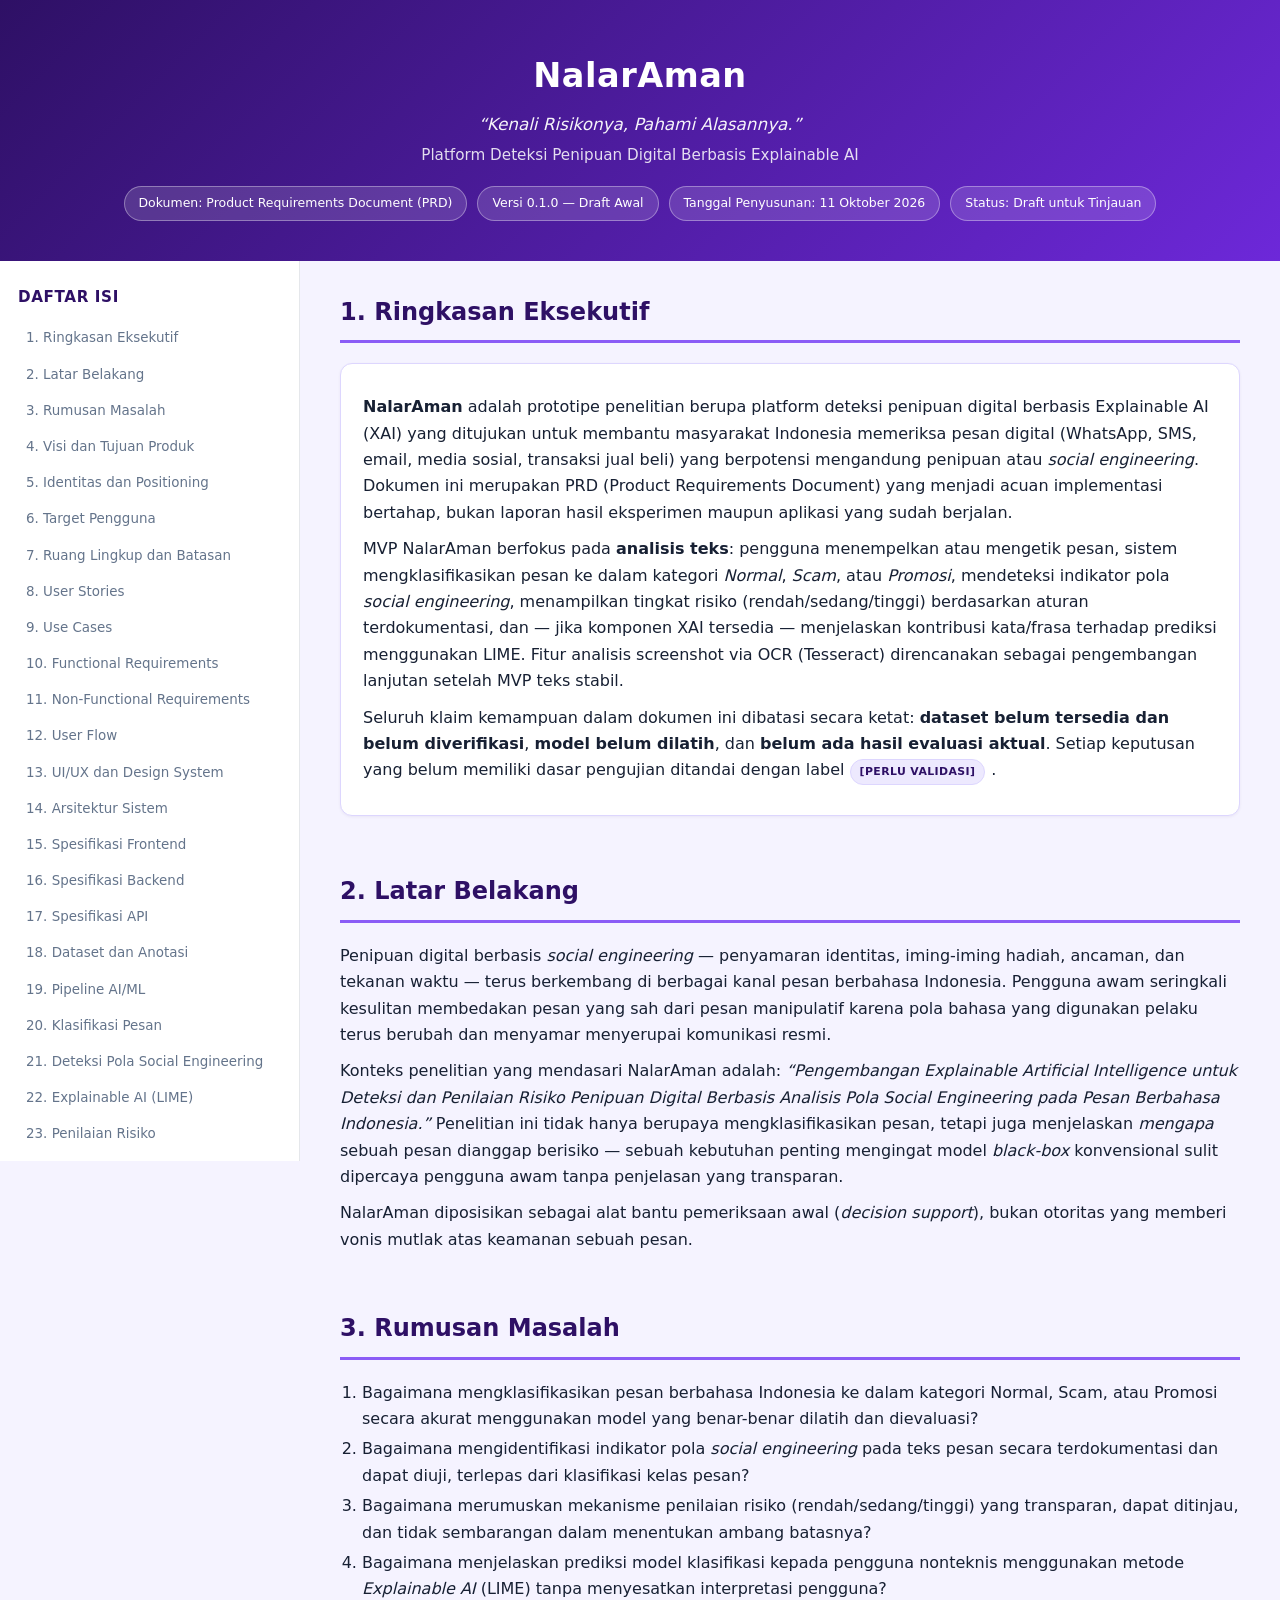
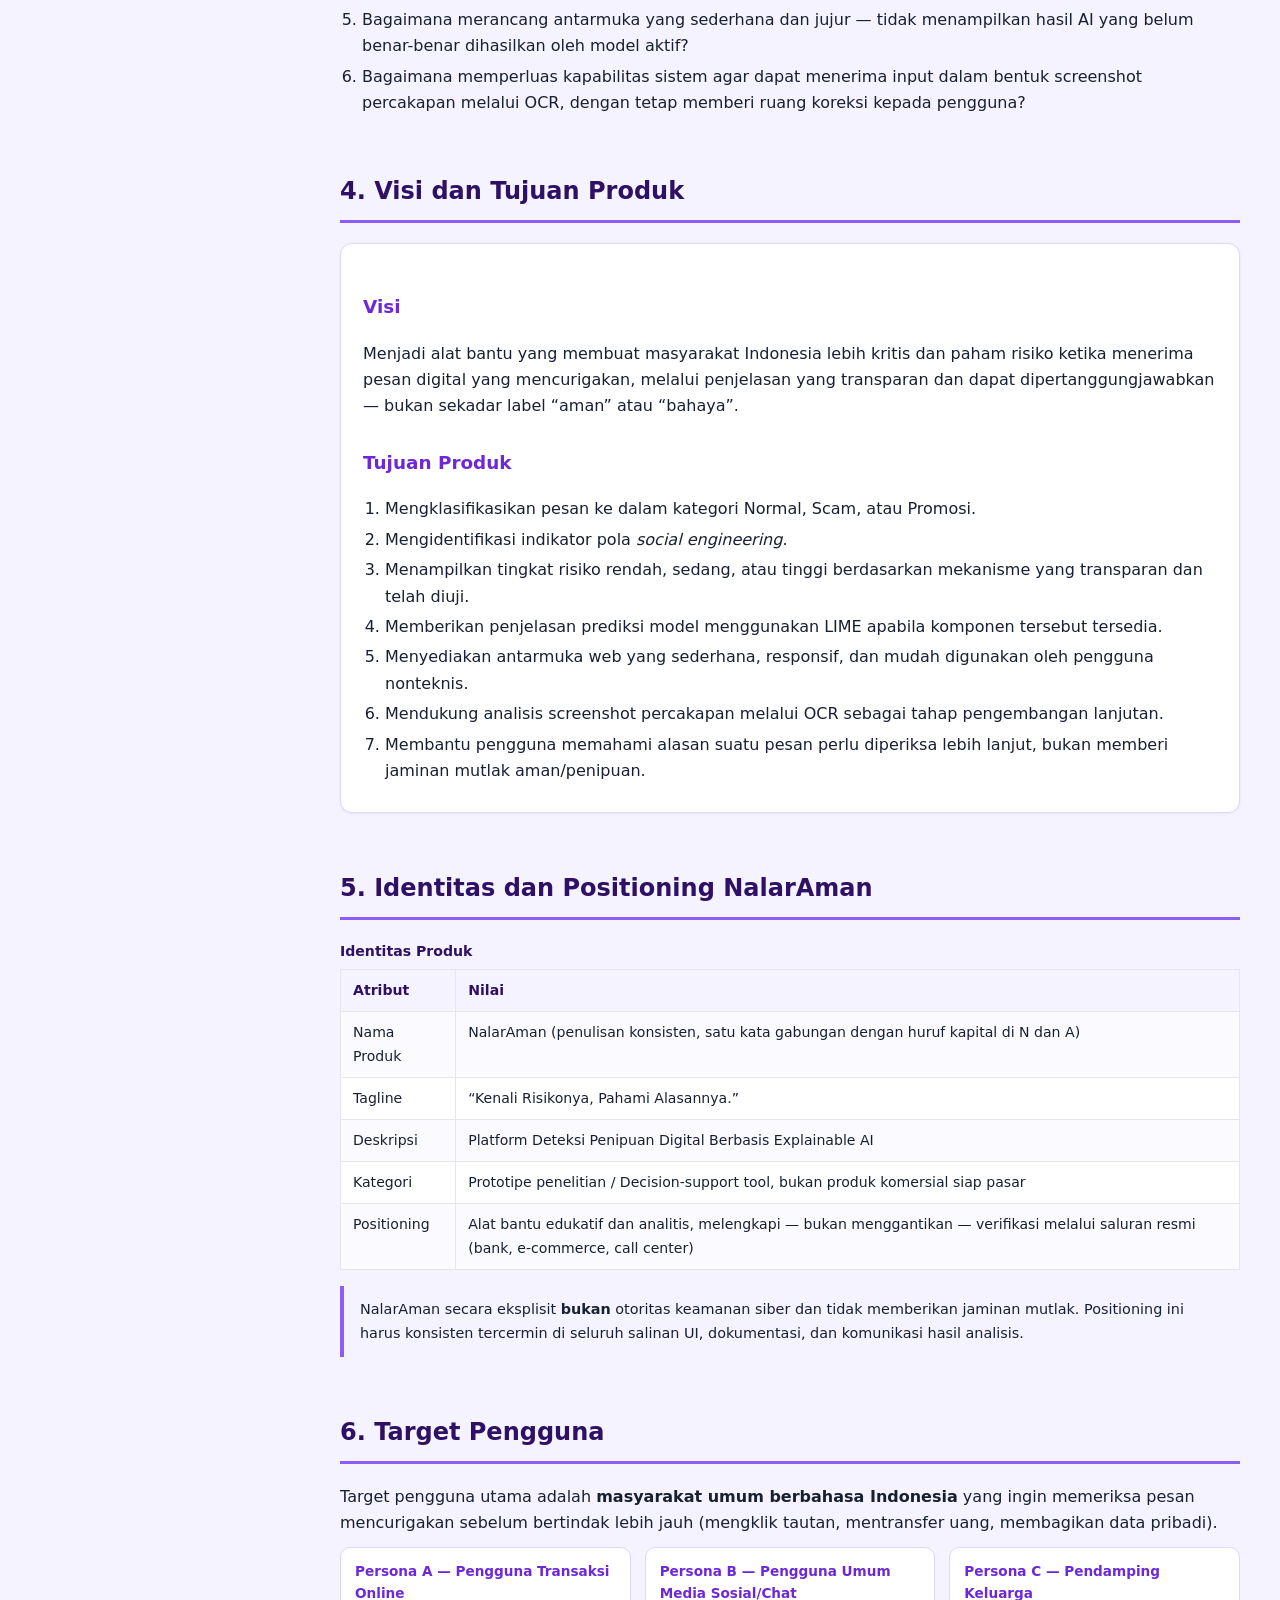
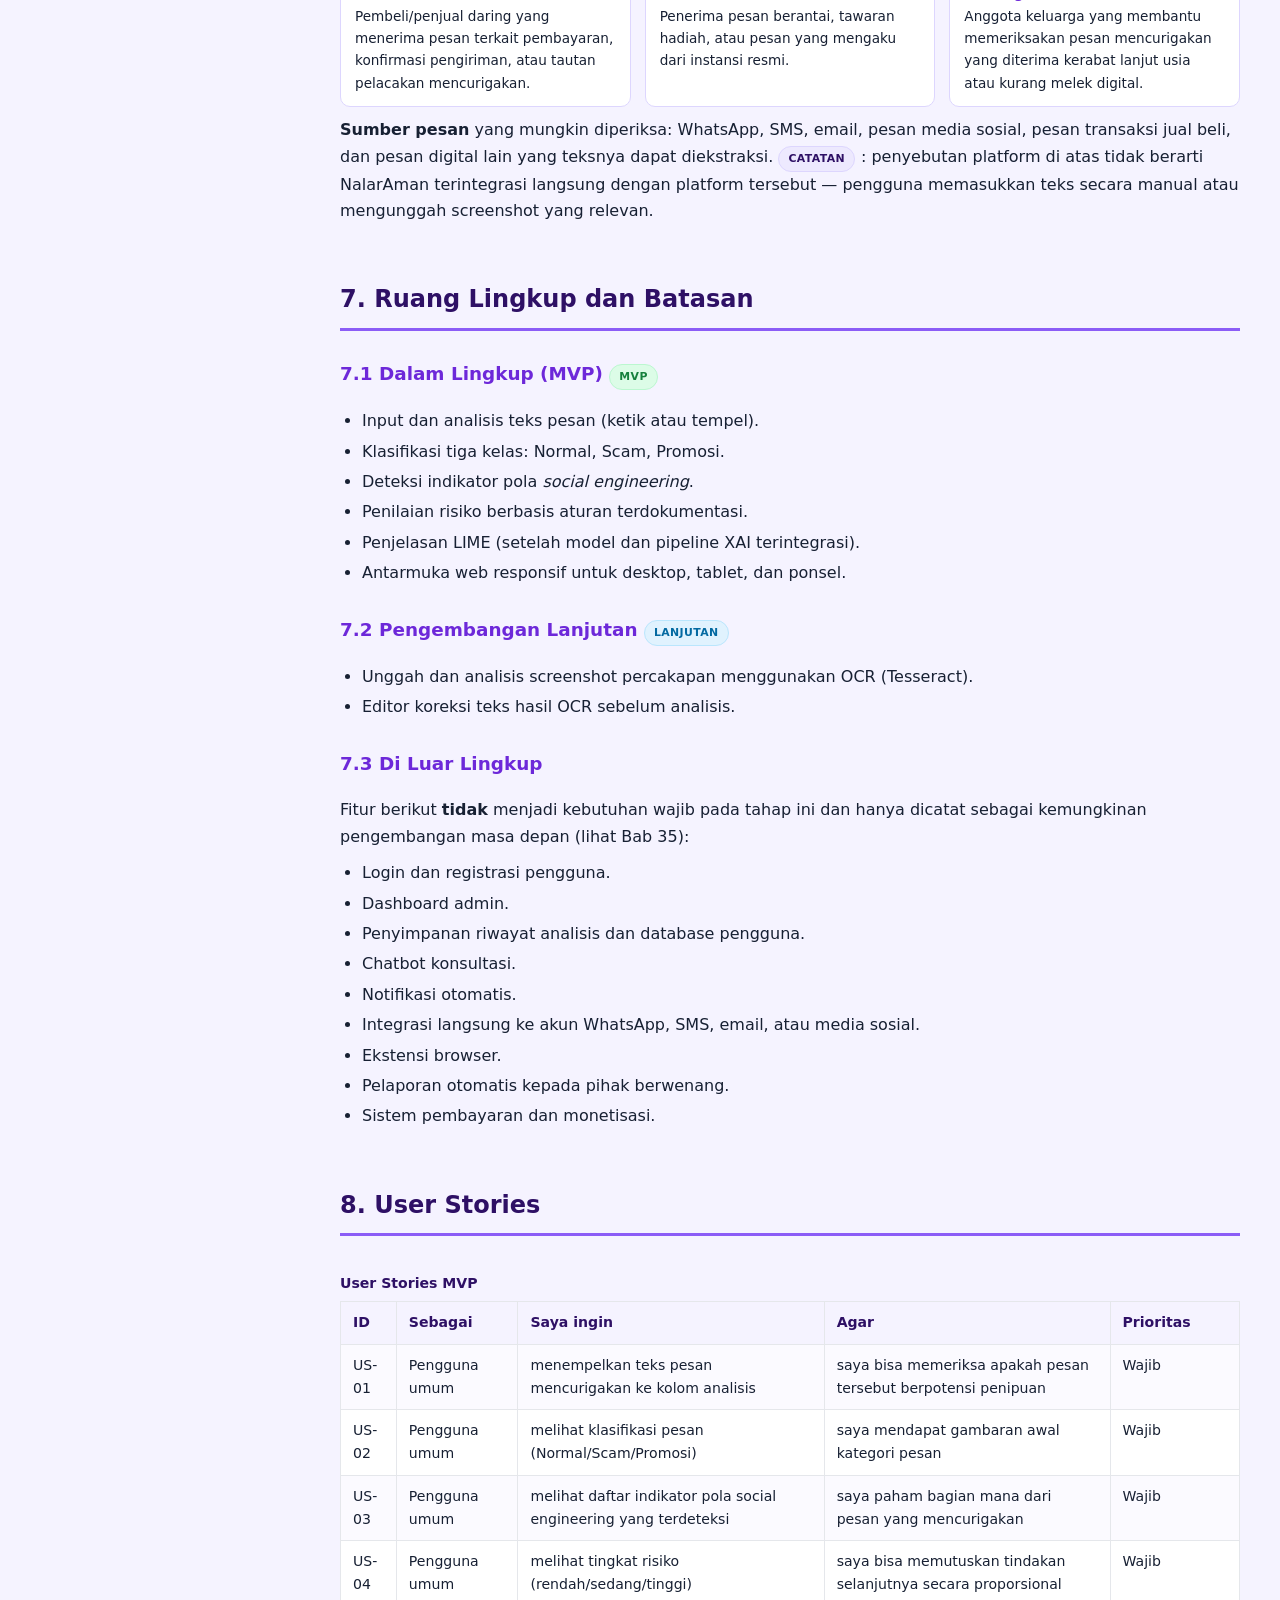
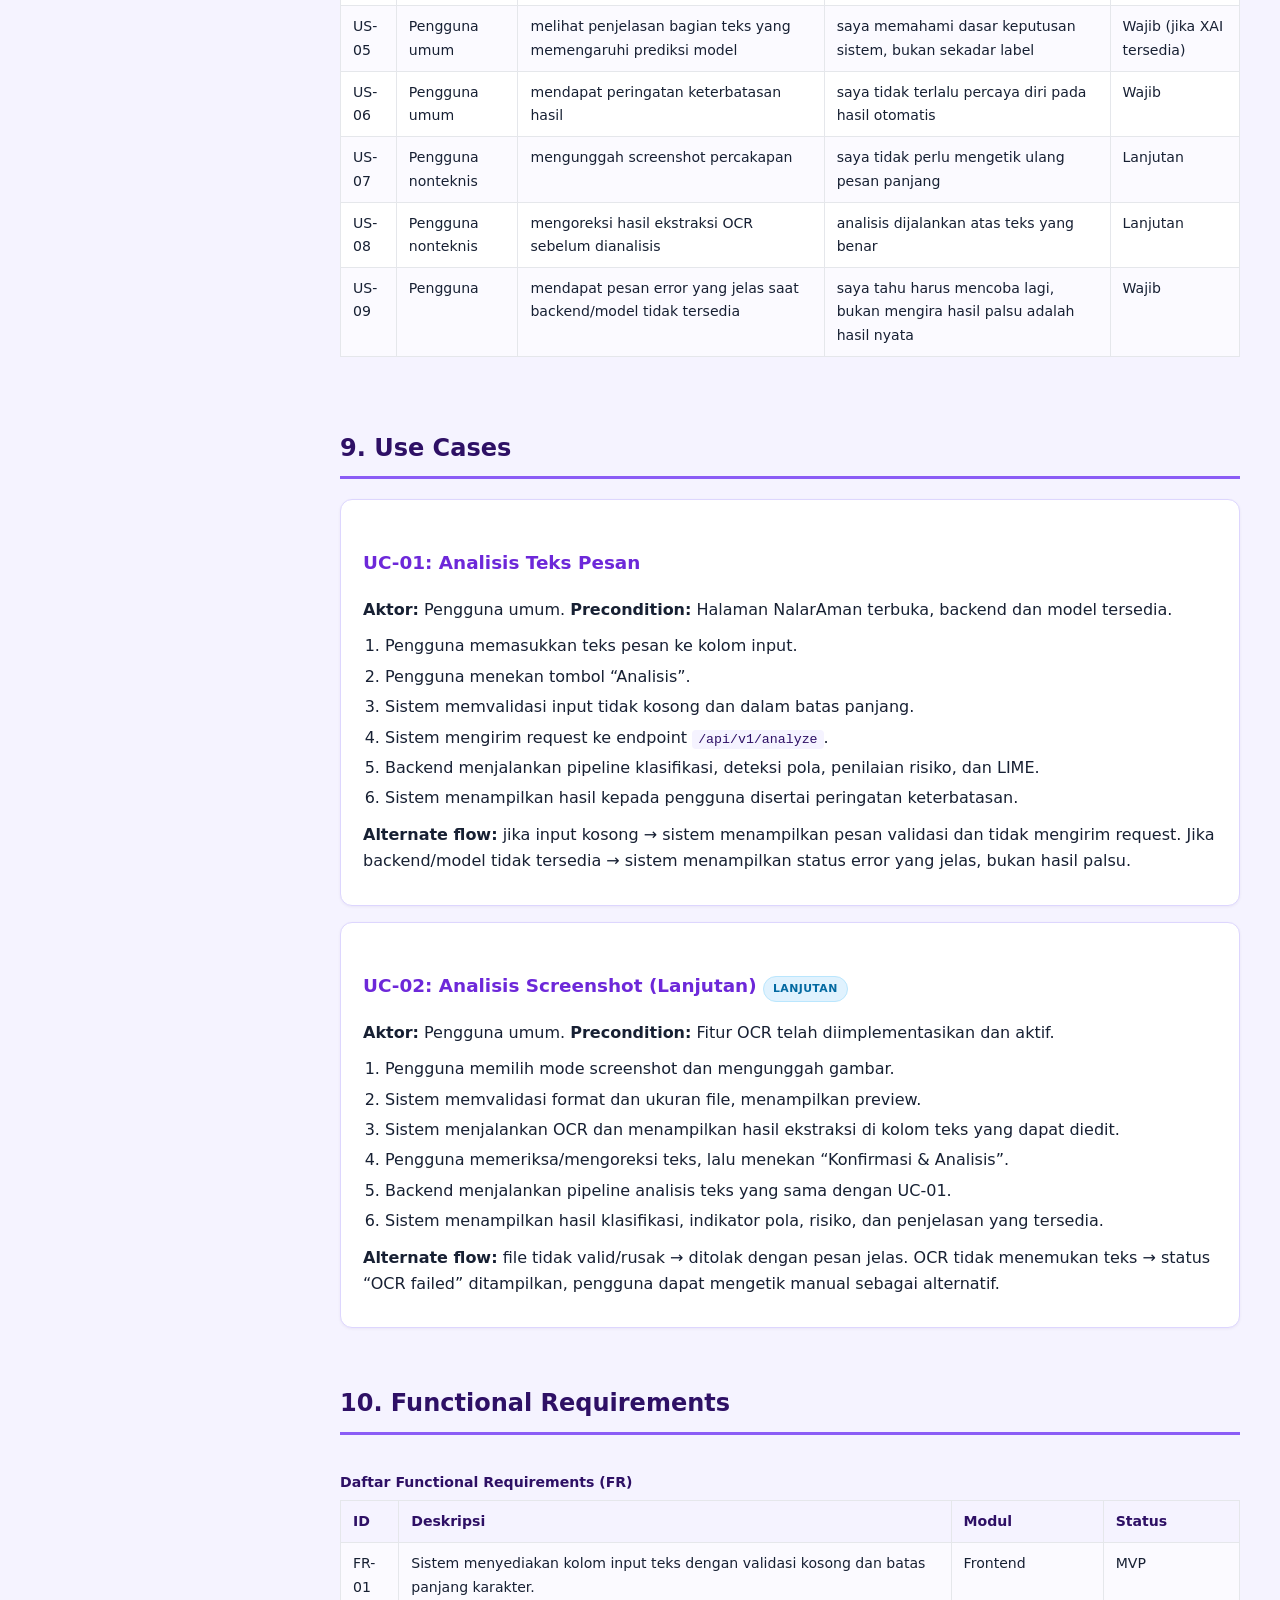
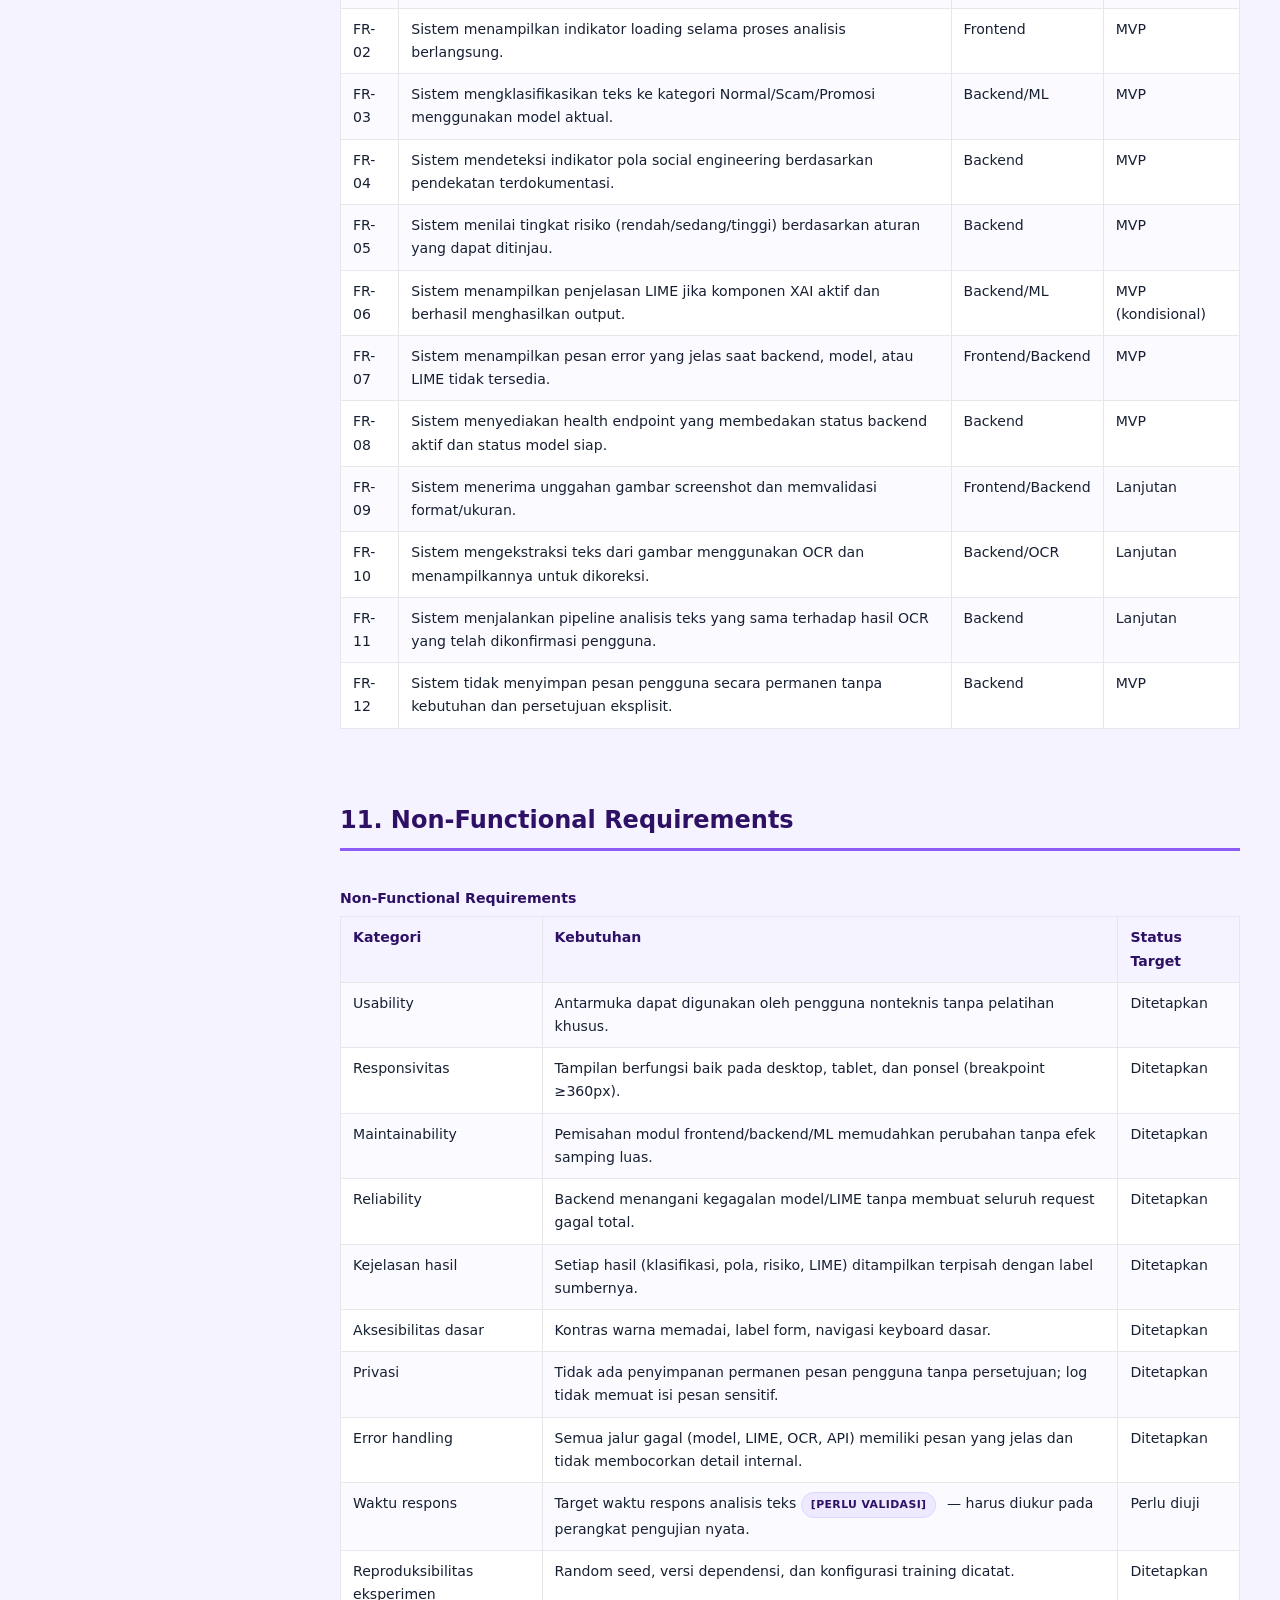
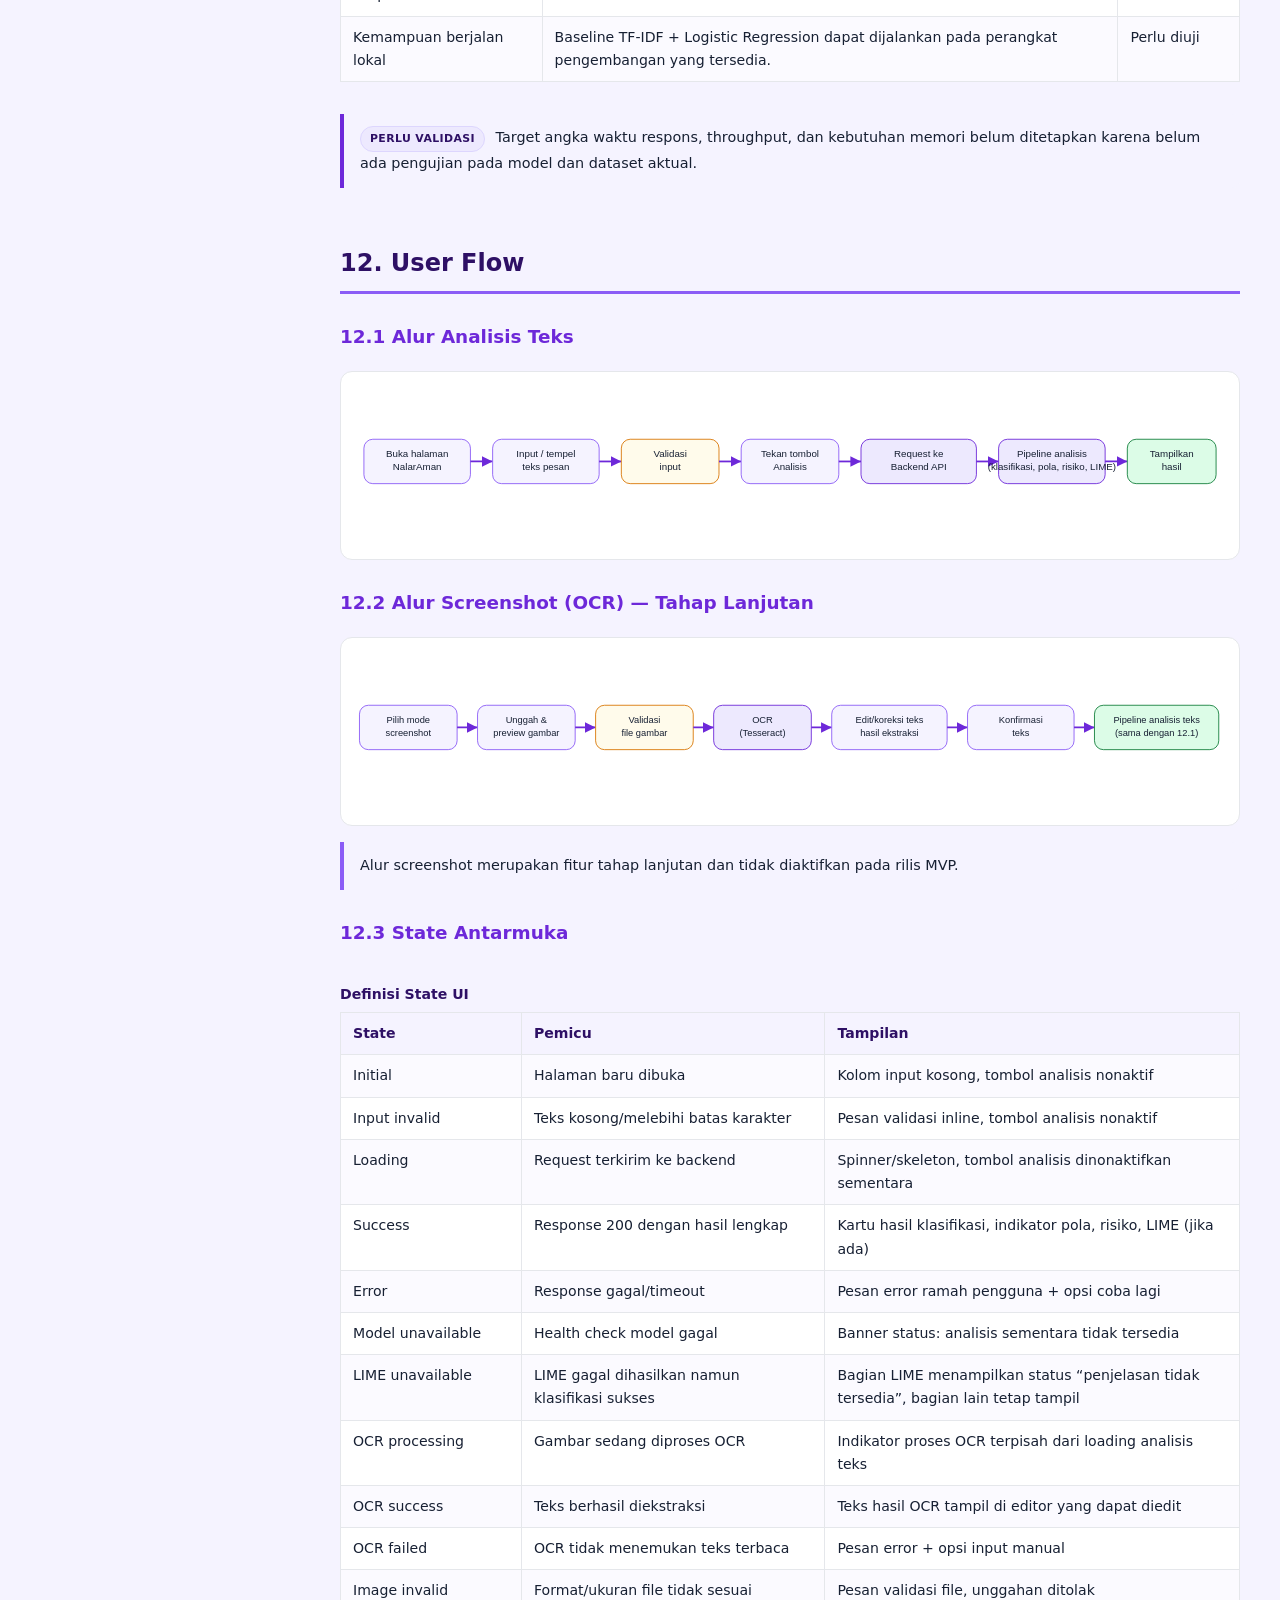
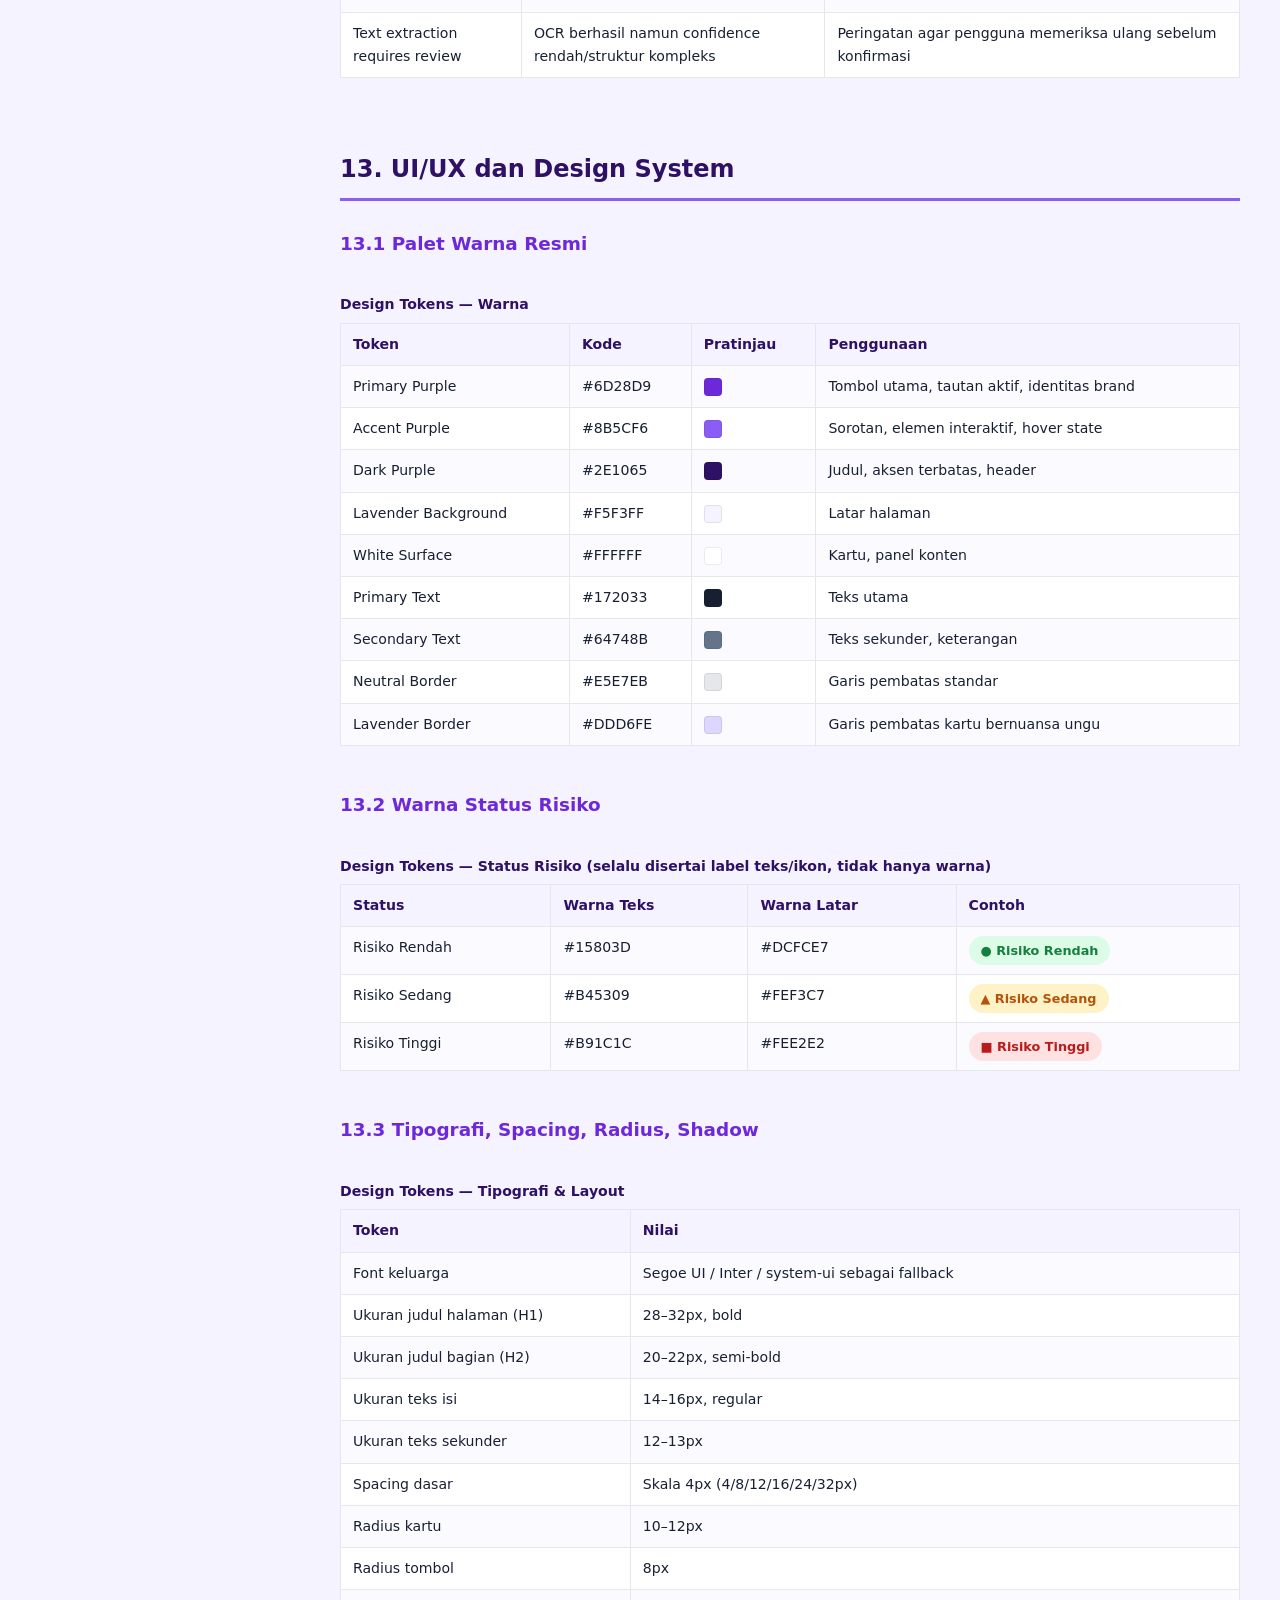
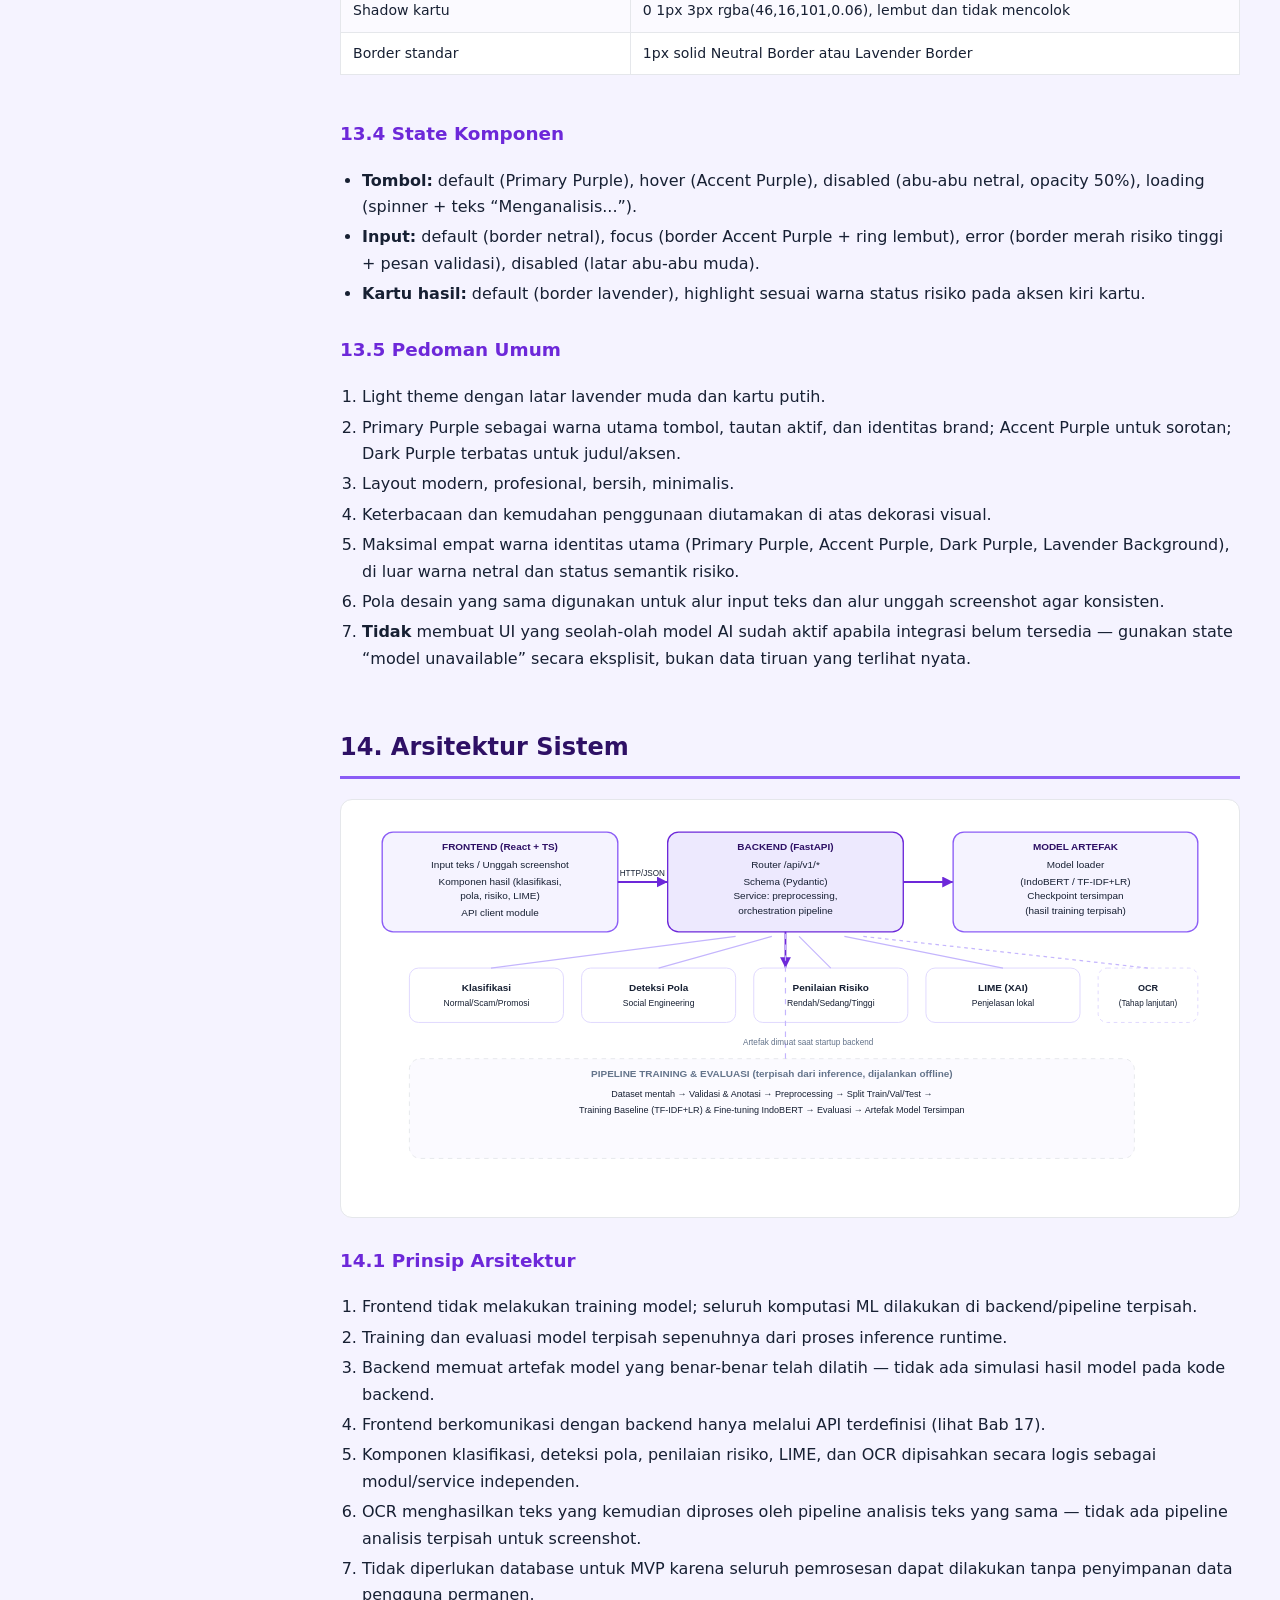
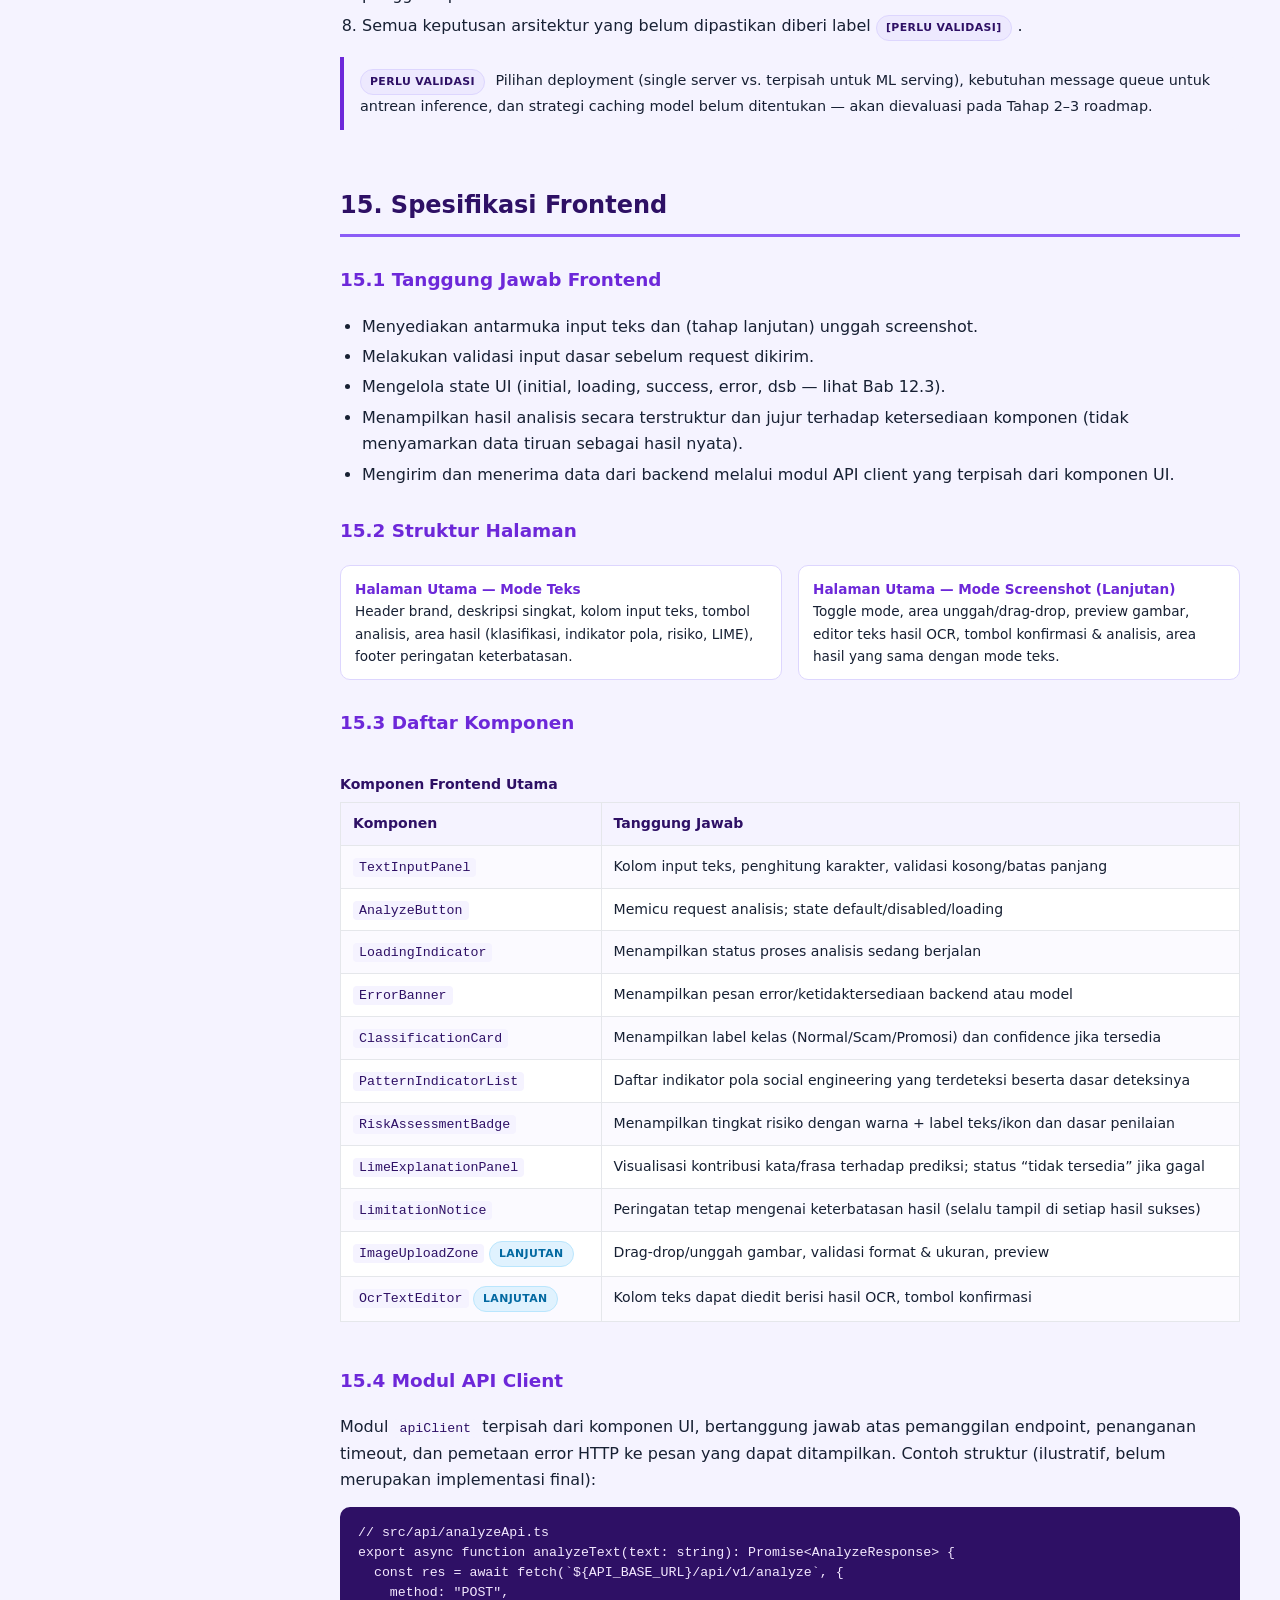
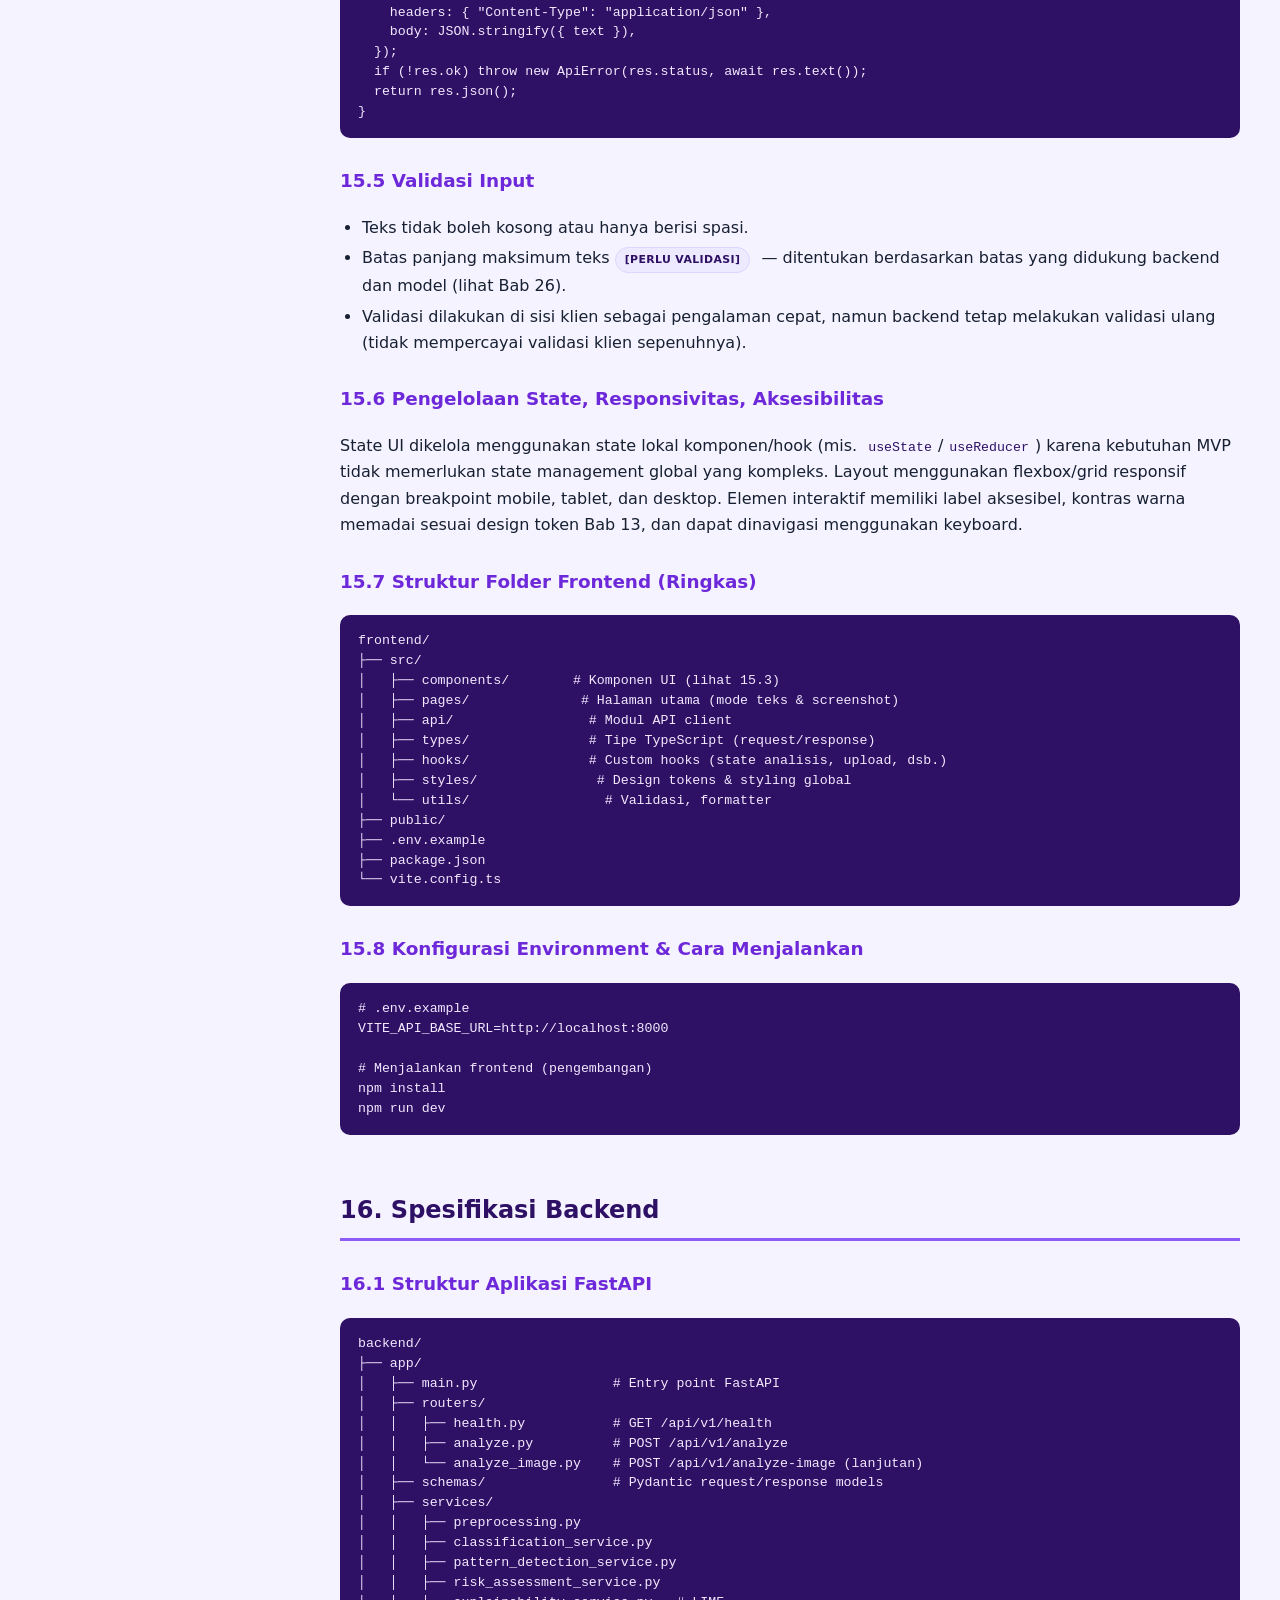
<file: docs/PRD_NalarAman.html>
<!DOCTYPE html>
<html lang="id">
<head>
<meta charset="UTF-8">
<meta name="viewport" content="width=device-width, initial-scale=1.0">
<title>PRD NalarAman — Product Requirements Document</title>
<style>
  :root{
    --primary-purple:#6D28D9;
    --accent-purple:#8B5CF6;
    --dark-purple:#2E1065;
    --lavender-bg:#F5F3FF;
    --white:#FFFFFF;
    --text-primary:#172033;
    --text-secondary:#64748B;
    --border-neutral:#E5E7EB;
    --border-lavender:#DDD6FE;
    --risk-low:#15803D;
    --risk-low-bg:#DCFCE7;
    --risk-med:#B45309;
    --risk-med-bg:#FEF3C7;
    --risk-high:#B91C1C;
    --risk-high-bg:#FEE2E2;
  }
  *{box-sizing:border-box;}
  body{
    margin:0; font-family:'Segoe UI',system-ui,-apple-system,Roboto,Arial,sans-serif;
    background:var(--lavender-bg); color:var(--text-primary); line-height:1.65;
  }
  header.hero{
    background:linear-gradient(135deg,var(--dark-purple),var(--primary-purple));
    color:#fff; padding:48px 24px 40px; text-align:center;
  }
  header.hero h1{margin:0 0 8px; font-size:2.1rem; letter-spacing:.5px;}
  header.hero p.tagline{margin:4px 0; font-size:1.05rem; opacity:.95; font-style:italic;}
  header.hero p.desc{margin:4px 0 0; font-size:.95rem; opacity:.85;}
  .meta-bar{
    display:flex; flex-wrap:wrap; gap:10px; justify-content:center; margin-top:18px;
  }
  .meta-pill{
    background:rgba(255,255,255,.14); border:1px solid rgba(255,255,255,.35);
    border-radius:999px; padding:6px 14px; font-size:.78rem;
  }
  .layout{display:flex; max-width:1400px; margin:0 auto;}
  nav.toc{
    width:300px; flex-shrink:0; background:var(--white); border-right:1px solid var(--border-neutral);
    padding:24px 18px; position:sticky; top:0; height:100vh; overflow-y:auto;
  }
  nav.toc h2{font-size:.95rem; color:var(--dark-purple); text-transform:uppercase; letter-spacing:.6px; margin-top:0;}
  nav.toc ol{list-style:none; padding-left:0; margin:0; counter-reset:item;}
  nav.toc li{margin-bottom:4px;}
  nav.toc a{
    text-decoration:none; color:var(--text-secondary); font-size:.84rem; display:block;
    padding:5px 8px; border-radius:6px;
  }
  nav.toc a:hover{background:var(--lavender-bg); color:var(--primary-purple);}
  main{flex:1; padding:32px 40px 80px; max-width:1100px;}
  section.chapter{margin-bottom:56px; scroll-margin-top:16px;}
  section.chapter h2{
    color:var(--dark-purple); font-size:1.5rem; border-bottom:3px solid var(--accent-purple);
    padding-bottom:8px; margin-top:0;
  }
  section.chapter h3{color:var(--primary-purple); font-size:1.15rem; margin-top:28px;}
  section.chapter h4{color:var(--text-primary); font-size:1rem; margin-top:18px;}
  p{margin:10px 0;}
  .card{
    background:var(--white); border:1px solid var(--border-lavender); border-radius:12px;
    padding:20px 22px; margin:16px 0; box-shadow:0 1px 3px rgba(46,16,101,.06);
  }
  table{width:100%; border-collapse:collapse; margin:16px 0; font-size:.88rem; background:var(--white);}
  table caption{caption-side:top; text-align:left; font-weight:600; color:var(--dark-purple); margin-bottom:6px;}
  th,td{border:1px solid var(--border-neutral); padding:9px 12px; text-align:left; vertical-align:top;}
  th{background:var(--lavender-bg); color:var(--dark-purple); font-weight:600;}
  tr:nth-child(even) td{background:#FBFAFF;}
  .table-wrap{overflow-x:auto;}
  code, pre{font-family:'Cascadia Code','Fira Code',Consolas,monospace; font-size:.83rem;}
  pre{
    background:var(--dark-purple); color:#F3E8FF; padding:16px 18px; border-radius:10px;
    overflow-x:auto; line-height:1.5;
  }
  code.inline{background:var(--lavender-bg); color:var(--dark-purple); padding:2px 6px; border-radius:4px;}
  .callout{
    border-left:4px solid var(--accent-purple); background:var(--lavender-bg);
    padding:12px 16px; border-radius:0 8px 8px 0; margin:16px 0; font-size:.9rem;
  }
  .callout.warn{border-left-color:#D97706; background:#FFFBEB;}
  .callout.danger{border-left-color:#DC2626; background:#FEF2F2;}
  .callout.need-validation{border-left-color:#6D28D9; background:#F5F3FF;}
  .tag{
    display:inline-block; font-size:.68rem; font-weight:700; letter-spacing:.4px;
    padding:3px 9px; border-radius:999px; text-transform:uppercase; margin-right:6px;
  }
  .tag-validate{background:#EDE9FE; color:var(--dark-purple); border:1px solid var(--border-lavender);}
  .tag-mvp{background:#DCFCE7; color:var(--risk-low); border:1px solid #BBF7D0;}
  .tag-future{background:#E0F2FE; color:#0369A1; border:1px solid #BAE6FD;}
  .tag-illustrative{background:#FEF3C7; color:var(--risk-med); border:1px solid #FDE68A;}
  .risk-chip{display:inline-flex; align-items:center; gap:6px; padding:4px 12px; border-radius:999px; font-size:.8rem; font-weight:600;}
  .risk-low{background:var(--risk-low-bg); color:var(--risk-low);}
  .risk-med{background:var(--risk-med-bg); color:var(--risk-med);}
  .risk-high{background:var(--risk-high-bg); color:var(--risk-high);}
  .color-swatch{
    display:inline-block; width:18px; height:18px; border-radius:4px; vertical-align:middle;
    margin-right:8px; border:1px solid rgba(0,0,0,.08);
  }
  .grid-2{display:grid; grid-template-columns:1fr 1fr; gap:16px;}
  .grid-3{display:grid; grid-template-columns:repeat(3,1fr); gap:14px;}
  .step-box{
    background:var(--white); border:1px solid var(--border-lavender); border-radius:10px;
    padding:12px 14px; font-size:.85rem;
  }
  .step-box b{color:var(--primary-purple);}
  svg text{font-family:'Segoe UI',sans-serif;}
  .diagram-wrap{overflow-x:auto; background:var(--white); border:1px solid var(--border-neutral); border-radius:12px; padding:14px;}
  footer{text-align:center; padding:28px; color:var(--text-secondary); font-size:.8rem; border-top:1px solid var(--border-neutral);}
  a.backref{font-size:.75rem; color:var(--accent-purple); text-decoration:none;}
  ul,ol{margin:8px 0; padding-left:22px;}
  li{margin-bottom:4px;}
  @media (max-width:980px){
    .layout{flex-direction:column;}
    nav.toc{width:100%; height:auto; position:relative; border-right:none; border-bottom:1px solid var(--border-neutral);}
    main{padding:24px 18px 60px;}
    .grid-2,.grid-3{grid-template-columns:1fr;}
  }
</style>
</head>
<body>

<header class="hero">
  <h1>NalarAman</h1>
  <p class="tagline">&ldquo;Kenali Risikonya, Pahami Alasannya.&rdquo;</p>
  <p class="desc">Platform Deteksi Penipuan Digital Berbasis Explainable AI</p>
  <div class="meta-bar">
    <span class="meta-pill">Dokumen: Product Requirements Document (PRD)</span>
    <span class="meta-pill">Versi 0.1.0 — Draft Awal</span>
    <span class="meta-pill">Tanggal Penyusunan: 11 Oktober 2026</span>
    <span class="meta-pill">Status: Draft untuk Tinjauan</span>
  </div>
</header>

<div class="layout">
<nav class="toc">
  <h2>Daftar Isi</h2>
  <ol>
    <li><a href="#bab1">1. Ringkasan Eksekutif</a></li>
    <li><a href="#bab2">2. Latar Belakang</a></li>
    <li><a href="#bab3">3. Rumusan Masalah</a></li>
    <li><a href="#bab4">4. Visi dan Tujuan Produk</a></li>
    <li><a href="#bab5">5. Identitas dan Positioning</a></li>
    <li><a href="#bab6">6. Target Pengguna</a></li>
    <li><a href="#bab7">7. Ruang Lingkup dan Batasan</a></li>
    <li><a href="#bab8">8. User Stories</a></li>
    <li><a href="#bab9">9. Use Cases</a></li>
    <li><a href="#bab10">10. Functional Requirements</a></li>
    <li><a href="#bab11">11. Non-Functional Requirements</a></li>
    <li><a href="#bab12">12. User Flow</a></li>
    <li><a href="#bab13">13. UI/UX dan Design System</a></li>
    <li><a href="#bab14">14. Arsitektur Sistem</a></li>
    <li><a href="#bab15">15. Spesifikasi Frontend</a></li>
    <li><a href="#bab16">16. Spesifikasi Backend</a></li>
    <li><a href="#bab17">17. Spesifikasi API</a></li>
    <li><a href="#bab18">18. Dataset dan Anotasi</a></li>
    <li><a href="#bab19">19. Pipeline AI/ML</a></li>
    <li><a href="#bab20">20. Klasifikasi Pesan</a></li>
    <li><a href="#bab21">21. Deteksi Pola Social Engineering</a></li>
    <li><a href="#bab22">22. Explainable AI (LIME)</a></li>
    <li><a href="#bab23">23. Penilaian Risiko</a></li>
    <li><a href="#bab24">24. OCR dan Analisis Screenshot</a></li>
    <li><a href="#bab25">25. Kontrak Data</a></li>
    <li><a href="#bab26">26. Keamanan dan Privasi</a></li>
    <li><a href="#bab27">27. Strategi Pengujian</a></li>
    <li><a href="#bab28">28. Evaluasi Model</a></li>
    <li><a href="#bab29">29. Struktur Folder Proyek</a></li>
    <li><a href="#bab30">30. Roadmap Implementasi</a></li>
    <li><a href="#bab31">31. Acceptance Criteria</a></li>
    <li><a href="#bab32">32. Definition of Done</a></li>
    <li><a href="#bab33">33. Risiko dan Mitigasi</a></li>
    <li><a href="#bab34">34. Keterbatasan Sistem</a></li>
    <li><a href="#bab35">35. Pengembangan Masa Depan</a></li>
    <li><a href="#bab36">36. Glosarium</a></li>
    <li><a href="#bab37">37. Lampiran Teknis</a></li>
  </ol>
</nav>
<main>
<section class="chapter" id="bab1">
<h2>1. Ringkasan Eksekutif</h2>
<div class="card">
<p><b>NalarAman</b> adalah prototipe penelitian berupa platform deteksi penipuan digital berbasis Explainable AI (XAI) yang ditujukan untuk membantu masyarakat Indonesia memeriksa pesan digital (WhatsApp, SMS, email, media sosial, transaksi jual beli) yang berpotensi mengandung penipuan atau <i>social engineering</i>. Dokumen ini merupakan PRD (Product Requirements Document) yang menjadi acuan implementasi bertahap, bukan laporan hasil eksperimen maupun aplikasi yang sudah berjalan.</p>
<p>MVP NalarAman berfokus pada <b>analisis teks</b>: pengguna menempelkan atau mengetik pesan, sistem mengklasifikasikan pesan ke dalam kategori <i>Normal</i>, <i>Scam</i>, atau <i>Promosi</i>, mendeteksi indikator pola <i>social engineering</i>, menampilkan tingkat risiko (rendah/sedang/tinggi) berdasarkan aturan terdokumentasi, dan — jika komponen XAI tersedia — menjelaskan kontribusi kata/frasa terhadap prediksi menggunakan LIME. Fitur analisis screenshot via OCR (Tesseract) direncanakan sebagai pengembangan lanjutan setelah MVP teks stabil.</p>
<p>Seluruh klaim kemampuan dalam dokumen ini dibatasi secara ketat: <b>dataset belum tersedia dan belum diverifikasi</b>, <b>model belum dilatih</b>, dan <b>belum ada hasil evaluasi aktual</b>. Setiap keputusan yang belum memiliki dasar pengujian ditandai dengan label <span class="tag tag-validate">[PERLU VALIDASI]</span>.</p>
</div>
</section>

<section class="chapter" id="bab2">
<h2>2. Latar Belakang</h2>
<p>Penipuan digital berbasis <i>social engineering</i> — penyamaran identitas, iming-iming hadiah, ancaman, dan tekanan waktu — terus berkembang di berbagai kanal pesan berbahasa Indonesia. Pengguna awam seringkali kesulitan membedakan pesan yang sah dari pesan manipulatif karena pola bahasa yang digunakan pelaku terus berubah dan menyamar menyerupai komunikasi resmi.</p>
<p>Konteks penelitian yang mendasari NalarAman adalah: <i>&ldquo;Pengembangan Explainable Artificial Intelligence untuk Deteksi dan Penilaian Risiko Penipuan Digital Berbasis Analisis Pola Social Engineering pada Pesan Berbahasa Indonesia.&rdquo;</i> Penelitian ini tidak hanya berupaya mengklasifikasikan pesan, tetapi juga menjelaskan <i>mengapa</i> sebuah pesan dianggap berisiko — sebuah kebutuhan penting mengingat model <i>black-box</i> konvensional sulit dipercaya pengguna awam tanpa penjelasan yang transparan.</p>
<p>NalarAman diposisikan sebagai alat bantu pemeriksaan awal (<i>decision support</i>), bukan otoritas yang memberi vonis mutlak atas keamanan sebuah pesan.</p>
</section>

<section class="chapter" id="bab3">
<h2>3. Rumusan Masalah</h2>
<ol>
<li>Bagaimana mengklasifikasikan pesan berbahasa Indonesia ke dalam kategori Normal, Scam, atau Promosi secara akurat menggunakan model yang benar-benar dilatih dan dievaluasi?</li>
<li>Bagaimana mengidentifikasi indikator pola <i>social engineering</i> pada teks pesan secara terdokumentasi dan dapat diuji, terlepas dari klasifikasi kelas pesan?</li>
<li>Bagaimana merumuskan mekanisme penilaian risiko (rendah/sedang/tinggi) yang transparan, dapat ditinjau, dan tidak sembarangan dalam menentukan ambang batasnya?</li>
<li>Bagaimana menjelaskan prediksi model klasifikasi kepada pengguna nonteknis menggunakan metode <i>Explainable AI</i> (LIME) tanpa menyesatkan interpretasi pengguna?</li>
<li>Bagaimana merancang antarmuka yang sederhana dan jujur — tidak menampilkan hasil AI yang belum benar-benar dihasilkan oleh model aktif?</li>
<li>Bagaimana memperluas kapabilitas sistem agar dapat menerima input dalam bentuk screenshot percakapan melalui OCR, dengan tetap memberi ruang koreksi kepada pengguna?</li>
</ol>
</section>

<section class="chapter" id="bab4">
<h2>4. Visi dan Tujuan Produk</h2>
<div class="card">
<h3>Visi</h3>
<p>Menjadi alat bantu yang membuat masyarakat Indonesia lebih kritis dan paham risiko ketika menerima pesan digital yang mencurigakan, melalui penjelasan yang transparan dan dapat dipertanggungjawabkan — bukan sekadar label &ldquo;aman&rdquo; atau &ldquo;bahaya&rdquo;.</p>
<h3>Tujuan Produk</h3>
<ol>
<li>Mengklasifikasikan pesan ke dalam kategori Normal, Scam, atau Promosi.</li>
<li>Mengidentifikasi indikator pola <i>social engineering</i>.</li>
<li>Menampilkan tingkat risiko rendah, sedang, atau tinggi berdasarkan mekanisme yang transparan dan telah diuji.</li>
<li>Memberikan penjelasan prediksi model menggunakan LIME apabila komponen tersebut tersedia.</li>
<li>Menyediakan antarmuka web yang sederhana, responsif, dan mudah digunakan oleh pengguna nonteknis.</li>
<li>Mendukung analisis screenshot percakapan melalui OCR sebagai tahap pengembangan lanjutan.</li>
<li>Membantu pengguna memahami alasan suatu pesan perlu diperiksa lebih lanjut, bukan memberi jaminan mutlak aman/penipuan.</li>
</ol>
</div>
</section>

<section class="chapter" id="bab5">
<h2>5. Identitas dan Positioning NalarAman</h2>
<table>
<caption>Identitas Produk</caption>
<tr><th>Atribut</th><th>Nilai</th></tr>
<tr><td>Nama Produk</td><td>NalarAman (penulisan konsisten, satu kata gabungan dengan huruf kapital di N dan A)</td></tr>
<tr><td>Tagline</td><td>&ldquo;Kenali Risikonya, Pahami Alasannya.&rdquo;</td></tr>
<tr><td>Deskripsi</td><td>Platform Deteksi Penipuan Digital Berbasis Explainable AI</td></tr>
<tr><td>Kategori</td><td>Prototipe penelitian / Decision-support tool, bukan produk komersial siap pasar</td></tr>
<tr><td>Positioning</td><td>Alat bantu edukatif dan analitis, melengkapi — bukan menggantikan — verifikasi melalui saluran resmi (bank, e-commerce, call center)</td></tr>
</table>
<div class="callout">NalarAman secara eksplisit <b>bukan</b> otoritas keamanan siber dan tidak memberikan jaminan mutlak. Positioning ini harus konsisten tercermin di seluruh salinan UI, dokumentasi, dan komunikasi hasil analisis.</div>
</section>

<section class="chapter" id="bab6">
<h2>6. Target Pengguna</h2>
<p>Target pengguna utama adalah <b>masyarakat umum berbahasa Indonesia</b> yang ingin memeriksa pesan mencurigakan sebelum bertindak lebih jauh (mengklik tautan, mentransfer uang, membagikan data pribadi).</p>
<div class="grid-3">
  <div class="step-box"><b>Persona A — Pengguna Transaksi Online</b><br>Pembeli/penjual daring yang menerima pesan terkait pembayaran, konfirmasi pengiriman, atau tautan pelacakan mencurigakan.</div>
  <div class="step-box"><b>Persona B — Pengguna Umum Media Sosial/Chat</b><br>Penerima pesan berantai, tawaran hadiah, atau pesan yang mengaku dari instansi resmi.</div>
  <div class="step-box"><b>Persona C — Pendamping Keluarga</b><br>Anggota keluarga yang membantu memeriksakan pesan mencurigakan yang diterima kerabat lanjut usia atau kurang melek digital.</div>
</div>
<p><b>Sumber pesan</b> yang mungkin diperiksa: WhatsApp, SMS, email, pesan media sosial, pesan transaksi jual beli, dan pesan digital lain yang teksnya dapat diekstraksi. <span class="tag tag-validate">Catatan</span>: penyebutan platform di atas tidak berarti NalarAman terintegrasi langsung dengan platform tersebut — pengguna memasukkan teks secara manual atau mengunggah screenshot yang relevan.</p>
</section>

<section class="chapter" id="bab7">
<h2>7. Ruang Lingkup dan Batasan</h2>
<h3>7.1 Dalam Lingkup (MVP) <span class="tag tag-mvp">MVP</span></h3>
<ul>
<li>Input dan analisis teks pesan (ketik atau tempel).</li>
<li>Klasifikasi tiga kelas: Normal, Scam, Promosi.</li>
<li>Deteksi indikator pola <i>social engineering</i>.</li>
<li>Penilaian risiko berbasis aturan terdokumentasi.</li>
<li>Penjelasan LIME (setelah model dan pipeline XAI terintegrasi).</li>
<li>Antarmuka web responsif untuk desktop, tablet, dan ponsel.</li>
</ul>
<h3>7.2 Pengembangan Lanjutan <span class="tag tag-future">Lanjutan</span></h3>
<ul>
<li>Unggah dan analisis screenshot percakapan menggunakan OCR (Tesseract).</li>
<li>Editor koreksi teks hasil OCR sebelum analisis.</li>
</ul>
<h3>7.3 Di Luar Lingkup</h3>
<p>Fitur berikut <b>tidak</b> menjadi kebutuhan wajib pada tahap ini dan hanya dicatat sebagai kemungkinan pengembangan masa depan (lihat Bab 35):</p>
<ul>
<li>Login dan registrasi pengguna.</li>
<li>Dashboard admin.</li>
<li>Penyimpanan riwayat analisis dan database pengguna.</li>
<li>Chatbot konsultasi.</li>
<li>Notifikasi otomatis.</li>
<li>Integrasi langsung ke akun WhatsApp, SMS, email, atau media sosial.</li>
<li>Ekstensi browser.</li>
<li>Pelaporan otomatis kepada pihak berwenang.</li>
<li>Sistem pembayaran dan monetisasi.</li>
</ul>
</section>
<section class="chapter" id="bab8">
<h2>8. User Stories</h2>
<div class="table-wrap">
<table>
<caption>User Stories MVP</caption>
<tr><th>ID</th><th>Sebagai</th><th>Saya ingin</th><th>Agar</th><th>Prioritas</th></tr>
<tr><td>US-01</td><td>Pengguna umum</td><td>menempelkan teks pesan mencurigakan ke kolom analisis</td><td>saya bisa memeriksa apakah pesan tersebut berpotensi penipuan</td><td>Wajib</td></tr>
<tr><td>US-02</td><td>Pengguna umum</td><td>melihat klasifikasi pesan (Normal/Scam/Promosi)</td><td>saya mendapat gambaran awal kategori pesan</td><td>Wajib</td></tr>
<tr><td>US-03</td><td>Pengguna umum</td><td>melihat daftar indikator pola social engineering yang terdeteksi</td><td>saya paham bagian mana dari pesan yang mencurigakan</td><td>Wajib</td></tr>
<tr><td>US-04</td><td>Pengguna umum</td><td>melihat tingkat risiko (rendah/sedang/tinggi)</td><td>saya bisa memutuskan tindakan selanjutnya secara proporsional</td><td>Wajib</td></tr>
<tr><td>US-05</td><td>Pengguna umum</td><td>melihat penjelasan bagian teks yang memengaruhi prediksi model</td><td>saya memahami dasar keputusan sistem, bukan sekadar label</td><td>Wajib (jika XAI tersedia)</td></tr>
<tr><td>US-06</td><td>Pengguna umum</td><td>mendapat peringatan keterbatasan hasil</td><td>saya tidak terlalu percaya diri pada hasil otomatis</td><td>Wajib</td></tr>
<tr><td>US-07</td><td>Pengguna nonteknis</td><td>mengunggah screenshot percakapan</td><td>saya tidak perlu mengetik ulang pesan panjang</td><td>Lanjutan</td></tr>
<tr><td>US-08</td><td>Pengguna nonteknis</td><td>mengoreksi hasil ekstraksi OCR sebelum dianalisis</td><td>analisis dijalankan atas teks yang benar</td><td>Lanjutan</td></tr>
<tr><td>US-09</td><td>Pengguna</td><td>mendapat pesan error yang jelas saat backend/model tidak tersedia</td><td>saya tahu harus mencoba lagi, bukan mengira hasil palsu adalah hasil nyata</td><td>Wajib</td></tr>
</table>
</div>
</section>

<section class="chapter" id="bab9">
<h2>9. Use Cases</h2>
<div class="card">
<h3>UC-01: Analisis Teks Pesan</h3>
<p><b>Aktor:</b> Pengguna umum. <b>Precondition:</b> Halaman NalarAman terbuka, backend dan model tersedia.</p>
<ol>
<li>Pengguna memasukkan teks pesan ke kolom input.</li>
<li>Pengguna menekan tombol &ldquo;Analisis&rdquo;.</li>
<li>Sistem memvalidasi input tidak kosong dan dalam batas panjang.</li>
<li>Sistem mengirim request ke endpoint <code class="inline">/api/v1/analyze</code>.</li>
<li>Backend menjalankan pipeline klasifikasi, deteksi pola, penilaian risiko, dan LIME.</li>
<li>Sistem menampilkan hasil kepada pengguna disertai peringatan keterbatasan.</li>
</ol>
<p><b>Alternate flow:</b> jika input kosong → sistem menampilkan pesan validasi dan tidak mengirim request. Jika backend/model tidak tersedia → sistem menampilkan status error yang jelas, bukan hasil palsu.</p>
</div>
<div class="card">
<h3>UC-02: Analisis Screenshot (Lanjutan) <span class="tag tag-future">Lanjutan</span></h3>
<p><b>Aktor:</b> Pengguna umum. <b>Precondition:</b> Fitur OCR telah diimplementasikan dan aktif.</p>
<ol>
<li>Pengguna memilih mode screenshot dan mengunggah gambar.</li>
<li>Sistem memvalidasi format dan ukuran file, menampilkan preview.</li>
<li>Sistem menjalankan OCR dan menampilkan hasil ekstraksi di kolom teks yang dapat diedit.</li>
<li>Pengguna memeriksa/mengoreksi teks, lalu menekan &ldquo;Konfirmasi &amp; Analisis&rdquo;.</li>
<li>Backend menjalankan pipeline analisis teks yang sama dengan UC-01.</li>
<li>Sistem menampilkan hasil klasifikasi, indikator pola, risiko, dan penjelasan yang tersedia.</li>
</ol>
<p><b>Alternate flow:</b> file tidak valid/rusak → ditolak dengan pesan jelas. OCR tidak menemukan teks → status &ldquo;OCR failed&rdquo; ditampilkan, pengguna dapat mengetik manual sebagai alternatif.</p>
</div>
</section>

<section class="chapter" id="bab10">
<h2>10. Functional Requirements</h2>
<div class="table-wrap">
<table>
<caption>Daftar Functional Requirements (FR)</caption>
<tr><th>ID</th><th>Deskripsi</th><th>Modul</th><th>Status</th></tr>
<tr><td>FR-01</td><td>Sistem menyediakan kolom input teks dengan validasi kosong dan batas panjang karakter.</td><td>Frontend</td><td>MVP</td></tr>
<tr><td>FR-02</td><td>Sistem menampilkan indikator loading selama proses analisis berlangsung.</td><td>Frontend</td><td>MVP</td></tr>
<tr><td>FR-03</td><td>Sistem mengklasifikasikan teks ke kategori Normal/Scam/Promosi menggunakan model aktual.</td><td>Backend/ML</td><td>MVP</td></tr>
<tr><td>FR-04</td><td>Sistem mendeteksi indikator pola social engineering berdasarkan pendekatan terdokumentasi.</td><td>Backend</td><td>MVP</td></tr>
<tr><td>FR-05</td><td>Sistem menilai tingkat risiko (rendah/sedang/tinggi) berdasarkan aturan yang dapat ditinjau.</td><td>Backend</td><td>MVP</td></tr>
<tr><td>FR-06</td><td>Sistem menampilkan penjelasan LIME jika komponen XAI aktif dan berhasil menghasilkan output.</td><td>Backend/ML</td><td>MVP (kondisional)</td></tr>
<tr><td>FR-07</td><td>Sistem menampilkan pesan error yang jelas saat backend, model, atau LIME tidak tersedia.</td><td>Frontend/Backend</td><td>MVP</td></tr>
<tr><td>FR-08</td><td>Sistem menyediakan health endpoint yang membedakan status backend aktif dan status model siap.</td><td>Backend</td><td>MVP</td></tr>
<tr><td>FR-09</td><td>Sistem menerima unggahan gambar screenshot dan memvalidasi format/ukuran.</td><td>Frontend/Backend</td><td>Lanjutan</td></tr>
<tr><td>FR-10</td><td>Sistem mengekstraksi teks dari gambar menggunakan OCR dan menampilkannya untuk dikoreksi.</td><td>Backend/OCR</td><td>Lanjutan</td></tr>
<tr><td>FR-11</td><td>Sistem menjalankan pipeline analisis teks yang sama terhadap hasil OCR yang telah dikonfirmasi pengguna.</td><td>Backend</td><td>Lanjutan</td></tr>
<tr><td>FR-12</td><td>Sistem tidak menyimpan pesan pengguna secara permanen tanpa kebutuhan dan persetujuan eksplisit.</td><td>Backend</td><td>MVP</td></tr>
</table>
</div>
</section>

<section class="chapter" id="bab11">
<h2>11. Non-Functional Requirements</h2>
<div class="table-wrap">
<table>
<caption>Non-Functional Requirements</caption>
<tr><th>Kategori</th><th>Kebutuhan</th><th>Status Target</th></tr>
<tr><td>Usability</td><td>Antarmuka dapat digunakan oleh pengguna nonteknis tanpa pelatihan khusus.</td><td>Ditetapkan</td></tr>
<tr><td>Responsivitas</td><td>Tampilan berfungsi baik pada desktop, tablet, dan ponsel (breakpoint ≥360px).</td><td>Ditetapkan</td></tr>
<tr><td>Maintainability</td><td>Pemisahan modul frontend/backend/ML memudahkan perubahan tanpa efek samping luas.</td><td>Ditetapkan</td></tr>
<tr><td>Reliability</td><td>Backend menangani kegagalan model/LIME tanpa membuat seluruh request gagal total.</td><td>Ditetapkan</td></tr>
<tr><td>Kejelasan hasil</td><td>Setiap hasil (klasifikasi, pola, risiko, LIME) ditampilkan terpisah dengan label sumbernya.</td><td>Ditetapkan</td></tr>
<tr><td>Aksesibilitas dasar</td><td>Kontras warna memadai, label form, navigasi keyboard dasar.</td><td>Ditetapkan</td></tr>
<tr><td>Privasi</td><td>Tidak ada penyimpanan permanen pesan pengguna tanpa persetujuan; log tidak memuat isi pesan sensitif.</td><td>Ditetapkan</td></tr>
<tr><td>Error handling</td><td>Semua jalur gagal (model, LIME, OCR, API) memiliki pesan yang jelas dan tidak membocorkan detail internal.</td><td>Ditetapkan</td></tr>
<tr><td>Waktu respons</td><td>Target waktu respons analisis teks <span class="tag tag-validate">[PERLU VALIDASI]</span> — harus diukur pada perangkat pengujian nyata.</td><td>Perlu diuji</td></tr>
<tr><td>Reproduksibilitas eksperimen</td><td>Random seed, versi dependensi, dan konfigurasi training dicatat.</td><td>Ditetapkan</td></tr>
<tr><td>Kemampuan berjalan lokal</td><td>Baseline TF-IDF + Logistic Regression dapat dijalankan pada perangkat pengembangan yang tersedia.</td><td>Perlu diuji</td></tr>
</table>
</div>
<div class="callout need-validation"><span class="tag tag-validate">PERLU VALIDASI</span> Target angka waktu respons, throughput, dan kebutuhan memori belum ditetapkan karena belum ada pengujian pada model dan dataset aktual.</div>
</section>
<section class="chapter" id="bab12">
<h2>12. User Flow</h2>
<h3>12.1 Alur Analisis Teks</h3>
<div class="diagram-wrap">
<svg viewBox="0 0 980 170" width="100%" xmlns="http://www.w3.org/2000/svg">
  <defs>
    <marker id="arrow1" markerWidth="8" markerHeight="8" refX="6" refY="3" orient="auto"><path d="M0,0 L6,3 L0,6 Z" fill="#6D28D9"/></marker>
  </defs>
  <g font-size="11" fill="#172033">
  <!-- steps -->
  <g>
    <rect x="10" y="60" width="120" height="50" rx="10" fill="#F5F3FF" stroke="#8B5CF6"/>
    <text x="70" y="80" text-anchor="middle">Buka halaman</text>
    <text x="70" y="95" text-anchor="middle">NalarAman</text>
  </g>
  <line x1="130" y1="85" x2="155" y2="85" stroke="#6D28D9" stroke-width="2" marker-end="url(#arrow1)"/>
  <g>
    <rect x="155" y="60" width="120" height="50" rx="10" fill="#F5F3FF" stroke="#8B5CF6"/>
    <text x="215" y="80" text-anchor="middle">Input / tempel</text>
    <text x="215" y="95" text-anchor="middle">teks pesan</text>
  </g>
  <line x1="275" y1="85" x2="300" y2="85" stroke="#6D28D9" stroke-width="2" marker-end="url(#arrow1)"/>
  <g>
    <rect x="300" y="60" width="110" height="50" rx="10" fill="#FFFBEB" stroke="#D97706"/>
    <text x="355" y="80" text-anchor="middle">Validasi</text>
    <text x="355" y="95" text-anchor="middle">input</text>
  </g>
  <line x1="410" y1="85" x2="435" y2="85" stroke="#6D28D9" stroke-width="2" marker-end="url(#arrow1)"/>
  <g>
    <rect x="435" y="60" width="110" height="50" rx="10" fill="#F5F3FF" stroke="#8B5CF6"/>
    <text x="490" y="80" text-anchor="middle">Tekan tombol</text>
    <text x="490" y="95" text-anchor="middle">Analisis</text>
  </g>
  <line x1="545" y1="85" x2="570" y2="85" stroke="#6D28D9" stroke-width="2" marker-end="url(#arrow1)"/>
  <g>
    <rect x="570" y="60" width="130" height="50" rx="10" fill="#EDE9FE" stroke="#6D28D9"/>
    <text x="635" y="80" text-anchor="middle">Request ke</text>
    <text x="635" y="95" text-anchor="middle">Backend API</text>
  </g>
  <line x1="700" y1="85" x2="725" y2="85" stroke="#6D28D9" stroke-width="2" marker-end="url(#arrow1)"/>
  <g>
    <rect x="725" y="60" width="120" height="50" rx="10" fill="#EDE9FE" stroke="#6D28D9"/>
    <text x="785" y="80" text-anchor="middle">Pipeline analisis</text>
    <text x="785" y="95" text-anchor="middle">(klasifikasi, pola, risiko, LIME)</text>
  </g>
  <line x1="845" y1="85" x2="870" y2="85" stroke="#6D28D9" stroke-width="2" marker-end="url(#arrow1)"/>
  <g>
    <rect x="870" y="60" width="100" height="50" rx="10" fill="#DCFCE7" stroke="#15803D"/>
    <text x="920" y="80" text-anchor="middle">Tampilkan</text>
    <text x="920" y="95" text-anchor="middle">hasil</text>
  </g>
  </g>
</svg>
</div>

<h3>12.2 Alur Screenshot (OCR) — Tahap Lanjutan</h3>
<div class="diagram-wrap">
<svg viewBox="0 0 980 170" width="100%" xmlns="http://www.w3.org/2000/svg">
  <defs>
    <marker id="arrow2" markerWidth="8" markerHeight="8" refX="6" refY="3" orient="auto"><path d="M0,0 L6,3 L0,6 Z" fill="#6D28D9"/></marker>
  </defs>
  <g font-size="10.5" fill="#172033">
  <rect x="5" y="60" width="110" height="50" rx="10" fill="#F5F3FF" stroke="#8B5CF6"/>
  <text x="60" y="80" text-anchor="middle">Pilih mode</text><text x="60" y="95" text-anchor="middle">screenshot</text>
  <line x1="115" y1="85" x2="138" y2="85" stroke="#6D28D9" stroke-width="2" marker-end="url(#arrow2)"/>

  <rect x="138" y="60" width="110" height="50" rx="10" fill="#F5F3FF" stroke="#8B5CF6"/>
  <text x="193" y="80" text-anchor="middle">Unggah &amp;</text><text x="193" y="95" text-anchor="middle">preview gambar</text>
  <line x1="248" y1="85" x2="271" y2="85" stroke="#6D28D9" stroke-width="2" marker-end="url(#arrow2)"/>

  <rect x="271" y="60" width="110" height="50" rx="10" fill="#FFFBEB" stroke="#D97706"/>
  <text x="326" y="80" text-anchor="middle">Validasi</text><text x="326" y="95" text-anchor="middle">file gambar</text>
  <line x1="381" y1="85" x2="404" y2="85" stroke="#6D28D9" stroke-width="2" marker-end="url(#arrow2)"/>

  <rect x="404" y="60" width="110" height="50" rx="10" fill="#EDE9FE" stroke="#6D28D9"/>
  <text x="459" y="80" text-anchor="middle">OCR</text><text x="459" y="95" text-anchor="middle">(Tesseract)</text>
  <line x1="514" y1="85" x2="537" y2="85" stroke="#6D28D9" stroke-width="2" marker-end="url(#arrow2)"/>

  <rect x="537" y="60" width="130" height="50" rx="10" fill="#F5F3FF" stroke="#8B5CF6"/>
  <text x="602" y="80" text-anchor="middle">Edit/koreksi teks</text><text x="602" y="95" text-anchor="middle">hasil ekstraksi</text>
  <line x1="667" y1="85" x2="690" y2="85" stroke="#6D28D9" stroke-width="2" marker-end="url(#arrow2)"/>

  <rect x="690" y="60" width="120" height="50" rx="10" fill="#F5F3FF" stroke="#8B5CF6"/>
  <text x="750" y="80" text-anchor="middle">Konfirmasi</text><text x="750" y="95" text-anchor="middle">teks</text>
  <line x1="810" y1="85" x2="833" y2="85" stroke="#6D28D9" stroke-width="2" marker-end="url(#arrow2)"/>

  <rect x="833" y="60" width="140" height="50" rx="10" fill="#DCFCE7" stroke="#15803D"/>
  <text x="903" y="80" text-anchor="middle">Pipeline analisis teks</text><text x="903" y="95" text-anchor="middle">(sama dengan 12.1)</text>
  </g>
</svg>
</div>
<p class="callout">Alur screenshot merupakan fitur tahap lanjutan dan tidak diaktifkan pada rilis MVP.</p>

<h3>12.3 State Antarmuka</h3>
<div class="table-wrap">
<table>
<caption>Definisi State UI</caption>
<tr><th>State</th><th>Pemicu</th><th>Tampilan</th></tr>
<tr><td>Initial</td><td>Halaman baru dibuka</td><td>Kolom input kosong, tombol analisis nonaktif</td></tr>
<tr><td>Input invalid</td><td>Teks kosong/melebihi batas karakter</td><td>Pesan validasi inline, tombol analisis nonaktif</td></tr>
<tr><td>Loading</td><td>Request terkirim ke backend</td><td>Spinner/skeleton, tombol analisis dinonaktifkan sementara</td></tr>
<tr><td>Success</td><td>Response 200 dengan hasil lengkap</td><td>Kartu hasil klasifikasi, indikator pola, risiko, LIME (jika ada)</td></tr>
<tr><td>Error</td><td>Response gagal/timeout</td><td>Pesan error ramah pengguna + opsi coba lagi</td></tr>
<tr><td>Model unavailable</td><td>Health check model gagal</td><td>Banner status: analisis sementara tidak tersedia</td></tr>
<tr><td>LIME unavailable</td><td>LIME gagal dihasilkan namun klasifikasi sukses</td><td>Bagian LIME menampilkan status &ldquo;penjelasan tidak tersedia&rdquo;, bagian lain tetap tampil</td></tr>
<tr><td>OCR processing</td><td>Gambar sedang diproses OCR</td><td>Indikator proses OCR terpisah dari loading analisis teks</td></tr>
<tr><td>OCR success</td><td>Teks berhasil diekstraksi</td><td>Teks hasil OCR tampil di editor yang dapat diedit</td></tr>
<tr><td>OCR failed</td><td>OCR tidak menemukan teks terbaca</td><td>Pesan error + opsi input manual</td></tr>
<tr><td>Image invalid</td><td>Format/ukuran file tidak sesuai</td><td>Pesan validasi file, unggahan ditolak</td></tr>
<tr><td>Text extraction requires review</td><td>OCR berhasil namun confidence rendah/struktur kompleks</td><td>Peringatan agar pengguna memeriksa ulang sebelum konfirmasi</td></tr>
</table>
</div>
</section>
<section class="chapter" id="bab13">
<h2>13. UI/UX dan Design System</h2>
<h3>13.1 Palet Warna Resmi</h3>
<div class="table-wrap">
<table>
<caption>Design Tokens — Warna</caption>
<tr><th>Token</th><th>Kode</th><th>Pratinjau</th><th>Penggunaan</th></tr>
<tr><td>Primary Purple</td><td>#6D28D9</td><td><span class="color-swatch" style="background:#6D28D9"></span></td><td>Tombol utama, tautan aktif, identitas brand</td></tr>
<tr><td>Accent Purple</td><td>#8B5CF6</td><td><span class="color-swatch" style="background:#8B5CF6"></span></td><td>Sorotan, elemen interaktif, hover state</td></tr>
<tr><td>Dark Purple</td><td>#2E1065</td><td><span class="color-swatch" style="background:#2E1065"></span></td><td>Judul, aksen terbatas, header</td></tr>
<tr><td>Lavender Background</td><td>#F5F3FF</td><td><span class="color-swatch" style="background:#F5F3FF"></span></td><td>Latar halaman</td></tr>
<tr><td>White Surface</td><td>#FFFFFF</td><td><span class="color-swatch" style="background:#FFFFFF"></span></td><td>Kartu, panel konten</td></tr>
<tr><td>Primary Text</td><td>#172033</td><td><span class="color-swatch" style="background:#172033"></span></td><td>Teks utama</td></tr>
<tr><td>Secondary Text</td><td>#64748B</td><td><span class="color-swatch" style="background:#64748B"></span></td><td>Teks sekunder, keterangan</td></tr>
<tr><td>Neutral Border</td><td>#E5E7EB</td><td><span class="color-swatch" style="background:#E5E7EB"></span></td><td>Garis pembatas standar</td></tr>
<tr><td>Lavender Border</td><td>#DDD6FE</td><td><span class="color-swatch" style="background:#DDD6FE"></span></td><td>Garis pembatas kartu bernuansa ungu</td></tr>
</table>
</div>

<h3>13.2 Warna Status Risiko</h3>
<div class="table-wrap">
<table>
<caption>Design Tokens — Status Risiko (selalu disertai label teks/ikon, tidak hanya warna)</caption>
<tr><th>Status</th><th>Warna Teks</th><th>Warna Latar</th><th>Contoh</th></tr>
<tr><td>Risiko Rendah</td><td>#15803D</td><td>#DCFCE7</td><td><span class="risk-chip risk-low">● Risiko Rendah</span></td></tr>
<tr><td>Risiko Sedang</td><td>#B45309</td><td>#FEF3C7</td><td><span class="risk-chip risk-med">▲ Risiko Sedang</span></td></tr>
<tr><td>Risiko Tinggi</td><td>#B91C1C</td><td>#FEE2E2</td><td><span class="risk-chip risk-high">■ Risiko Tinggi</span></td></tr>
</table>
</div>

<h3>13.3 Tipografi, Spacing, Radius, Shadow</h3>
<div class="table-wrap">
<table>
<caption>Design Tokens — Tipografi &amp; Layout</caption>
<tr><th>Token</th><th>Nilai</th></tr>
<tr><td>Font keluarga</td><td>Segoe UI / Inter / system-ui sebagai fallback</td></tr>
<tr><td>Ukuran judul halaman (H1)</td><td>28–32px, bold</td></tr>
<tr><td>Ukuran judul bagian (H2)</td><td>20–22px, semi-bold</td></tr>
<tr><td>Ukuran teks isi</td><td>14–16px, regular</td></tr>
<tr><td>Ukuran teks sekunder</td><td>12–13px</td></tr>
<tr><td>Spacing dasar</td><td>Skala 4px (4/8/12/16/24/32px)</td></tr>
<tr><td>Radius kartu</td><td>10–12px</td></tr>
<tr><td>Radius tombol</td><td>8px</td></tr>
<tr><td>Shadow kartu</td><td>0 1px 3px rgba(46,16,101,0.06), lembut dan tidak mencolok</td></tr>
<tr><td>Border standar</td><td>1px solid Neutral Border atau Lavender Border</td></tr>
</table>
</div>

<h3>13.4 State Komponen</h3>
<ul>
<li><b>Tombol:</b> default (Primary Purple), hover (Accent Purple), disabled (abu-abu netral, opacity 50%), loading (spinner + teks &ldquo;Menganalisis...&rdquo;).</li>
<li><b>Input:</b> default (border netral), focus (border Accent Purple + ring lembut), error (border merah risiko tinggi + pesan validasi), disabled (latar abu-abu muda).</li>
<li><b>Kartu hasil:</b> default (border lavender), highlight sesuai warna status risiko pada aksen kiri kartu.</li>
</ul>

<h3>13.5 Pedoman Umum</h3>
<ol>
<li>Light theme dengan latar lavender muda dan kartu putih.</li>
<li>Primary Purple sebagai warna utama tombol, tautan aktif, dan identitas brand; Accent Purple untuk sorotan; Dark Purple terbatas untuk judul/aksen.</li>
<li>Layout modern, profesional, bersih, minimalis.</li>
<li>Keterbacaan dan kemudahan penggunaan diutamakan di atas dekorasi visual.</li>
<li>Maksimal empat warna identitas utama (Primary Purple, Accent Purple, Dark Purple, Lavender Background), di luar warna netral dan status semantik risiko.</li>
<li>Pola desain yang sama digunakan untuk alur input teks dan alur unggah screenshot agar konsisten.</li>
<li><b>Tidak</b> membuat UI yang seolah-olah model AI sudah aktif apabila integrasi belum tersedia — gunakan state &ldquo;model unavailable&rdquo; secara eksplisit, bukan data tiruan yang terlihat nyata.</li>
</ol>
</section>

<section class="chapter" id="bab14">
<h2>14. Arsitektur Sistem</h2>
<div class="diagram-wrap">
<svg viewBox="0 0 960 420" width="100%" xmlns="http://www.w3.org/2000/svg">
<defs><marker id="arrow3" markerWidth="8" markerHeight="8" refX="6" refY="3" orient="auto"><path d="M0,0 L6,3 L0,6 Z" fill="#6D28D9"/></marker></defs>
<g font-size="11" fill="#172033">

<!-- Frontend box -->
<rect x="30" y="20" width="260" height="110" rx="12" fill="#F5F3FF" stroke="#8B5CF6" stroke-width="1.5"/>
<text x="160" y="40" text-anchor="middle" font-weight="bold" fill="#2E1065">FRONTEND (React + TS)</text>
<text x="160" y="60" text-anchor="middle">Input teks / Unggah screenshot</text>
<text x="160" y="78" text-anchor="middle">Komponen hasil (klasifikasi,</text>
<text x="160" y="94" text-anchor="middle">pola, risiko, LIME)</text>
<text x="160" y="112" text-anchor="middle">API client module</text>

<!-- arrow to backend -->
<line x1="290" y1="75" x2="345" y2="75" stroke="#6D28D9" stroke-width="2" marker-end="url(#arrow3)"/>
<text x="317" y="68" text-anchor="middle" font-size="9">HTTP/JSON</text>

<!-- Backend box -->
<rect x="345" y="20" width="260" height="110" rx="12" fill="#EDE9FE" stroke="#6D28D9" stroke-width="1.5"/>
<text x="475" y="40" text-anchor="middle" font-weight="bold" fill="#2E1065">BACKEND (FastAPI)</text>
<text x="475" y="60" text-anchor="middle">Router /api/v1/*</text>
<text x="475" y="78" text-anchor="middle">Schema (Pydantic)</text>
<text x="475" y="94" text-anchor="middle">Service: preprocessing,</text>
<text x="475" y="110" text-anchor="middle">orchestration pipeline</text>

<line x1="605" y1="75" x2="660" y2="75" stroke="#6D28D9" stroke-width="2" marker-end="url(#arrow3)"/>

<!-- ML box -->
<rect x="660" y="20" width="270" height="110" rx="12" fill="#F5F3FF" stroke="#8B5CF6" stroke-width="1.5"/>
<text x="795" y="40" text-anchor="middle" font-weight="bold" fill="#2E1065">MODEL ARTEFAK</text>
<text x="795" y="60" text-anchor="middle">Model loader</text>
<text x="795" y="78" text-anchor="middle">(IndoBERT / TF-IDF+LR)</text>
<text x="795" y="94" text-anchor="middle">Checkpoint tersimpan</text>
<text x="795" y="110" text-anchor="middle">(hasil training terpisah)</text>

<!-- vertical down from backend -->
<line x1="475" y1="130" x2="475" y2="170" stroke="#6D28D9" stroke-width="2" marker-end="url(#arrow3)"/>

<!-- component row -->
<rect x="60" y="170" width="170" height="60" rx="10" fill="#FFFFFF" stroke="#DDD6FE"/>
<text x="145" y="195" text-anchor="middle" font-weight="bold">Klasifikasi</text>
<text x="145" y="212" text-anchor="middle" font-size="9.5">Normal/Scam/Promosi</text>

<rect x="250" y="170" width="170" height="60" rx="10" fill="#FFFFFF" stroke="#DDD6FE"/>
<text x="335" y="195" text-anchor="middle" font-weight="bold">Deteksi Pola</text>
<text x="335" y="212" text-anchor="middle" font-size="9.5">Social Engineering</text>

<rect x="440" y="170" width="170" height="60" rx="10" fill="#FFFFFF" stroke="#DDD6FE"/>
<text x="525" y="195" text-anchor="middle" font-weight="bold">Penilaian Risiko</text>
<text x="525" y="212" text-anchor="middle" font-size="9.5">Rendah/Sedang/Tinggi</text>

<rect x="630" y="170" width="170" height="60" rx="10" fill="#FFFFFF" stroke="#DDD6FE"/>
<text x="715" y="195" text-anchor="middle" font-weight="bold">LIME (XAI)</text>
<text x="715" y="212" text-anchor="middle" font-size="9.5">Penjelasan lokal</text>

<rect x="820" y="170" width="110" height="60" rx="10" fill="#FFFFFF" stroke="#DDD6FE" stroke-dasharray="4"/>
<text x="875" y="195" text-anchor="middle" font-weight="bold" font-size="10">OCR</text>
<text x="875" y="212" text-anchor="middle" font-size="9">(Tahap lanjutan)</text>

<!-- connecting lines from backend down to each -->
<line x1="150" y1="170" x2="420" y2="135" stroke="#C4B5FD" stroke-width="1.3"/>
<line x1="335" y1="170" x2="460" y2="135" stroke="#C4B5FD" stroke-width="1.3"/>
<line x1="525" y1="170" x2="490" y2="135" stroke="#C4B5FD" stroke-width="1.3"/>
<line x1="715" y1="170" x2="540" y2="135" stroke="#C4B5FD" stroke-width="1.3"/>
<line x1="875" y1="170" x2="560" y2="135" stroke="#C4B5FD" stroke-width="1.3" stroke-dasharray="4"/>

<!-- training pipeline separated -->
<rect x="60" y="270" width="800" height="110" rx="12" fill="#FBFAFF" stroke="#E5E7EB" stroke-dasharray="5"/>
<text x="460" y="290" text-anchor="middle" font-weight="bold" fill="#64748B">PIPELINE TRAINING &amp; EVALUASI (terpisah dari inference, dijalankan offline)</text>
<text x="460" y="312" text-anchor="middle" font-size="10">Dataset mentah → Validasi &amp; Anotasi → Preprocessing → Split Train/Val/Test →</text>
<text x="460" y="330" text-anchor="middle" font-size="10">Training Baseline (TF-IDF+LR) &amp; Fine-tuning IndoBERT → Evaluasi → Artefak Model Tersimpan</text>
<line x1="475" y1="270" x2="475" y2="130" stroke="#C4B5FD" stroke-width="1.3" stroke-dasharray="6"/>
<text x="500" y="255" text-anchor="middle" font-size="9" fill="#64748B">Artefak dimuat saat startup backend</text>

</g>
</svg>
</div>

<h3>14.1 Prinsip Arsitektur</h3>
<ol>
<li>Frontend tidak melakukan training model; seluruh komputasi ML dilakukan di backend/pipeline terpisah.</li>
<li>Training dan evaluasi model terpisah sepenuhnya dari proses inference runtime.</li>
<li>Backend memuat artefak model yang benar-benar telah dilatih — tidak ada simulasi hasil model pada kode backend.</li>
<li>Frontend berkomunikasi dengan backend hanya melalui API terdefinisi (lihat Bab 17).</li>
<li>Komponen klasifikasi, deteksi pola, penilaian risiko, LIME, dan OCR dipisahkan secara logis sebagai modul/service independen.</li>
<li>OCR menghasilkan teks yang kemudian diproses oleh pipeline analisis teks yang sama — tidak ada pipeline analisis terpisah untuk screenshot.</li>
<li>Tidak diperlukan database untuk MVP karena seluruh pemrosesan dapat dilakukan tanpa penyimpanan data pengguna permanen.</li>
<li>Semua keputusan arsitektur yang belum dipastikan diberi label <span class="tag tag-validate">[PERLU VALIDASI]</span>.</li>
</ol>
<div class="callout need-validation"><span class="tag tag-validate">PERLU VALIDASI</span> Pilihan deployment (single server vs. terpisah untuk ML serving), kebutuhan message queue untuk antrean inference, dan strategi caching model belum ditentukan — akan dievaluasi pada Tahap 2–3 roadmap.</div>
</section>
<section class="chapter" id="bab15">
<h2>15. Spesifikasi Frontend</h2>
<h3>15.1 Tanggung Jawab Frontend</h3>
<ul>
<li>Menyediakan antarmuka input teks dan (tahap lanjutan) unggah screenshot.</li>
<li>Melakukan validasi input dasar sebelum request dikirim.</li>
<li>Mengelola state UI (initial, loading, success, error, dsb — lihat Bab 12.3).</li>
<li>Menampilkan hasil analisis secara terstruktur dan jujur terhadap ketersediaan komponen (tidak menyamarkan data tiruan sebagai hasil nyata).</li>
<li>Mengirim dan menerima data dari backend melalui modul API client yang terpisah dari komponen UI.</li>
</ul>

<h3>15.2 Struktur Halaman</h3>
<div class="grid-2">
<div class="step-box"><b>Halaman Utama — Mode Teks</b><br>Header brand, deskripsi singkat, kolom input teks, tombol analisis, area hasil (klasifikasi, indikator pola, risiko, LIME), footer peringatan keterbatasan.</div>
<div class="step-box"><b>Halaman Utama — Mode Screenshot (Lanjutan)</b><br>Toggle mode, area unggah/drag-drop, preview gambar, editor teks hasil OCR, tombol konfirmasi &amp; analisis, area hasil yang sama dengan mode teks.</div>
</div>

<h3>15.3 Daftar Komponen</h3>
<div class="table-wrap">
<table>
<caption>Komponen Frontend Utama</caption>
<tr><th>Komponen</th><th>Tanggung Jawab</th></tr>
<tr><td><code class="inline">TextInputPanel</code></td><td>Kolom input teks, penghitung karakter, validasi kosong/batas panjang</td></tr>
<tr><td><code class="inline">AnalyzeButton</code></td><td>Memicu request analisis; state default/disabled/loading</td></tr>
<tr><td><code class="inline">LoadingIndicator</code></td><td>Menampilkan status proses analisis sedang berjalan</td></tr>
<tr><td><code class="inline">ErrorBanner</code></td><td>Menampilkan pesan error/ketidaktersediaan backend atau model</td></tr>
<tr><td><code class="inline">ClassificationCard</code></td><td>Menampilkan label kelas (Normal/Scam/Promosi) dan confidence jika tersedia</td></tr>
<tr><td><code class="inline">PatternIndicatorList</code></td><td>Daftar indikator pola social engineering yang terdeteksi beserta dasar deteksinya</td></tr>
<tr><td><code class="inline">RiskAssessmentBadge</code></td><td>Menampilkan tingkat risiko dengan warna + label teks/ikon dan dasar penilaian</td></tr>
<tr><td><code class="inline">LimeExplanationPanel</code></td><td>Visualisasi kontribusi kata/frasa terhadap prediksi; status &ldquo;tidak tersedia&rdquo; jika gagal</td></tr>
<tr><td><code class="inline">LimitationNotice</code></td><td>Peringatan tetap mengenai keterbatasan hasil (selalu tampil di setiap hasil sukses)</td></tr>
<tr><td><code class="inline">ImageUploadZone</code> <span class="tag tag-future">Lanjutan</span></td><td>Drag-drop/unggah gambar, validasi format &amp; ukuran, preview</td></tr>
<tr><td><code class="inline">OcrTextEditor</code> <span class="tag tag-future">Lanjutan</span></td><td>Kolom teks dapat diedit berisi hasil OCR, tombol konfirmasi</td></tr>
</table>
</div>

<h3>15.4 Modul API Client</h3>
<p>Modul <code class="inline">apiClient</code> terpisah dari komponen UI, bertanggung jawab atas pemanggilan endpoint, penanganan timeout, dan pemetaan error HTTP ke pesan yang dapat ditampilkan. Contoh struktur (ilustratif, belum merupakan implementasi final):</p>
<pre>// src/api/analyzeApi.ts
export async function analyzeText(text: string): Promise&lt;AnalyzeResponse&gt; {
  const res = await fetch(`${API_BASE_URL}/api/v1/analyze`, {
    method: "POST",
    headers: { "Content-Type": "application/json" },
    body: JSON.stringify({ text }),
  });
  if (!res.ok) throw new ApiError(res.status, await res.text());
  return res.json();
}</pre>

<h3>15.5 Validasi Input</h3>
<ul>
<li>Teks tidak boleh kosong atau hanya berisi spasi.</li>
<li>Batas panjang maksimum teks <span class="tag tag-validate">[PERLU VALIDASI]</span> — ditentukan berdasarkan batas yang didukung backend dan model (lihat Bab 26).</li>
<li>Validasi dilakukan di sisi klien sebagai pengalaman cepat, namun backend tetap melakukan validasi ulang (tidak mempercayai validasi klien sepenuhnya).</li>
</ul>

<h3>15.6 Pengelolaan State, Responsivitas, Aksesibilitas</h3>
<p>State UI dikelola menggunakan state lokal komponen/hook (mis. <code class="inline">useState</code>/<code class="inline">useReducer</code>) karena kebutuhan MVP tidak memerlukan state management global yang kompleks. Layout menggunakan flexbox/grid responsif dengan breakpoint mobile, tablet, dan desktop. Elemen interaktif memiliki label aksesibel, kontras warna memadai sesuai design token Bab 13, dan dapat dinavigasi menggunakan keyboard.</p>

<h3>15.7 Struktur Folder Frontend (Ringkas)</h3>
<pre>frontend/
├── src/
│   ├── components/        # Komponen UI (lihat 15.3)
│   ├── pages/              # Halaman utama (mode teks & screenshot)
│   ├── api/                 # Modul API client
│   ├── types/               # Tipe TypeScript (request/response)
│   ├── hooks/               # Custom hooks (state analisis, upload, dsb.)
│   ├── styles/               # Design tokens & styling global
│   └── utils/                 # Validasi, formatter
├── public/
├── .env.example
├── package.json
└── vite.config.ts</pre>

<h3>15.8 Konfigurasi Environment &amp; Cara Menjalankan</h3>
<pre># .env.example
VITE_API_BASE_URL=http://localhost:8000

# Menjalankan frontend (pengembangan)
npm install
npm run dev</pre>
</section>

<section class="chapter" id="bab16">
<h2>16. Spesifikasi Backend</h2>
<h3>16.1 Struktur Aplikasi FastAPI</h3>
<pre>backend/
├── app/
│   ├── main.py                 # Entry point FastAPI
│   ├── routers/
│   │   ├── health.py           # GET /api/v1/health
│   │   ├── analyze.py          # POST /api/v1/analyze
│   │   └── analyze_image.py    # POST /api/v1/analyze-image (lanjutan)
│   ├── schemas/                # Pydantic request/response models
│   ├── services/
│   │   ├── preprocessing.py
│   │   ├── classification_service.py
│   │   ├── pattern_detection_service.py
│   │   ├── risk_assessment_service.py
│   │   ├── explainability_service.py   # LIME
│   │   └── ocr_service.py              # lanjutan
│   ├── ml/
│   │   ├── model_loader.py
│   │   └── artifacts/          # (tidak masuk VCS jika besar/sensitif)
│   ├── core/                   # Konfigurasi, logging, exception handler
│   └── utils/
├── tests/
├── .env.example
├── requirements.txt
└── README.md</pre>

<h3>16.2 Router dan Tanggung Jawab</h3>
<div class="table-wrap">
<table>
<tr><th>Router</th><th>Endpoint</th><th>Tanggung Jawab</th></tr>
<tr><td>health.py</td><td>GET /api/v1/health</td><td>Status backend aktif + status kesiapan model/komponen</td></tr>
<tr><td>analyze.py</td><td>POST /api/v1/analyze</td><td>Orkestrasi pipeline analisis teks</td></tr>
<tr><td>analyze_image.py <span class="tag tag-future">Lanjutan</span></td><td>POST /api/v1/analyze-image</td><td>Validasi gambar, OCR, lalu memanggil pipeline analisis teks yang sama</td></tr>
</table>
</div>

<h3>16.3 Service Analisis</h3>
<ul>
<li><b>preprocessing.py</b> — normalisasi teks (lowercasing, pembersihan simbol berlebih, dsb.) konsisten antara training dan inference.</li>
<li><b>classification_service.py</b> — memanggil model terload untuk menghasilkan label dan confidence (jika tersedia dan valid).</li>
<li><b>pattern_detection_service.py</b> — menjalankan deteksi indikator pola (rule-based atau model, lihat Bab 21).</li>
<li><b>risk_assessment_service.py</b> — menggabungkan output klasifikasi dan indikator pola menjadi tingkat risiko berdasarkan aturan terdokumentasi (lihat Bab 23).</li>
<li><b>explainability_service.py</b> — menjalankan LIME terhadap model klasifikasi, menangani kegagalan secara eksplisit (lihat Bab 22).</li>
<li><b>ocr_service.py</b> <span class="tag tag-future">Lanjutan</span> — menjalankan Tesseract terhadap gambar yang divalidasi, mengembalikan teks dan indikator kualitas ekstraksi.</li>
</ul>

<h3>16.4 Model Loader</h3>
<p>Modul <code class="inline">model_loader.py</code> bertanggung jawab memuat artefak model (baseline dan/atau IndoBERT) saat startup aplikasi, memvalidasi keberadaan file artefak, dan mengekspos status kesiapan ke endpoint <code class="inline">/health</code>. Kegagalan pemuatan model tidak boleh menghentikan backend sepenuhnya — endpoint <code class="inline">/analyze</code> harus mengembalikan status <i>model unavailable</i> yang jelas, bukan error generik atau hasil tiruan.</p>

<h3>16.5 Validasi, Error Handling, Logging</h3>
<ul>
<li>Seluruh request divalidasi menggunakan schema Pydantic (tipe data, panjang teks, format file).</li>
<li>Error dipetakan ke kode HTTP yang sesuai dengan format error konsisten (lihat Bab 17 dan 25).</li>
<li>Logging mencatat metadata request (timestamp, endpoint, status, durasi) <b>tanpa</b> mencatat isi pesan pengguna secara default (lihat Bab 26).</li>
</ul>

<h3>16.6 Konfigurasi Environment &amp; Cara Menjalankan</h3>
<pre># .env.example
MODEL_PATH=./app/ml/artifacts/indobert_v1
BASELINE_MODEL_PATH=./app/ml/artifacts/tfidf_lr_v1
ENABLE_LIME=true
MAX_TEXT_LENGTH=2000
CORS_ORIGINS=http://localhost:5173

# Menjalankan backend (pengembangan)
python -m venv venv
venv\Scripts\activate        # Windows
pip install -r requirements.txt --break-system-packages
uvicorn app.main:app --reload --port 8000</pre>
</section>
<section class="chapter" id="bab17">
<h2>17. Spesifikasi API</h2>

<h3>17.1 GET /api/v1/health</h3>
<p>Memeriksa status layanan backend dan kesiapan komponen terkait. Membedakan status backend aktif dengan status model siap digunakan.</p>
<p><span class="tag tag-illustrative">Ilustrasi Skema</span> — bukan hasil nyata:</p>
<pre>{
  "status": "ok",
  "backend_active": true,
  "components": {
    "classification_model": "ready",
    "baseline_model": "ready",
    "lime_explainer": "ready",
    "ocr_engine": "not_configured"
  },
  "timestamp": "2026-10-11T09:00:00Z"
}</pre>

<h3>17.2 POST /api/v1/analyze</h3>
<p><b>Request:</b></p>
<pre>{
  "text": "Isi pesan yang ingin dianalisis"
}</pre>
<p><b>Response (ilustrasi skema, bukan hasil prediksi model nyata):</b></p>
<pre>{
  "request_status": "success",
  "classification": {
    "label": "Scam",
    "confidence": 0.00
  },
  "social_engineering_indicators": [
    {
      "indicator": "urgensi_waktu",
      "description": "Pesan mengandung tekanan waktu yang mendesak",
      "basis": "rule-based"
    }
  ],
  "risk_assessment": {
    "level": "tinggi",
    "basis": "Kombinasi indikator pola dan label klasifikasi sesuai aturan terdokumentasi (Bab 23)"
  },
  "explanation": {
    "method": "LIME",
    "available": false,
    "reason": "Komponen LIME belum terintegrasi pada build ini"
  },
  "warnings": [
    "Hasil ini bukan jaminan mutlak. Lakukan verifikasi melalui saluran resmi."
  ]
}</pre>
<div class="callout warn"><span class="tag tag-illustrative">PENTING</span> Nilai <code class="inline">confidence</code>, label, dan indikator pada contoh di atas adalah <b>ilustrasi struktur data semata</b>, bukan hasil prediksi dari model yang telah dilatih. Model belum dilatih dan dievaluasi pada tahap penyusunan dokumen ini.</div>

<h3>17.3 POST /api/v1/analyze-image <span class="tag tag-future">Tahap Lanjutan — Belum Tersedia</span></h3>
<p>Endpoint ini <b>direncanakan</b> untuk tahap OCR lanjutan dan <b>belum diimplementasikan</b>. Kontrak berikut adalah usulan awal yang dapat berubah selama implementasi.</p>
<p><b>Request (usulan, multipart/form-data):</b></p>
<pre>POST /api/v1/analyze-image
Content-Type: multipart/form-data

file: &lt;binary image file&gt;   # jpg/png, maks ukuran sesuai Bab 26</pre>
<p><b>Response tahap OCR (usulan, ilustrasi skema):</b></p>
<pre>{
  "request_status": "ocr_extracted",
  "ocr_result": {
    "extracted_text": "contoh teks hasil OCR",
    "confidence": 0.00,
    "requires_review": true
  },
  "warnings": [
    "Hasil OCR dapat tidak akurat. Periksa dan perbaiki teks sebelum melanjutkan analisis."
  ]
}</pre>
<p>Setelah teks dikonfirmasi pengguna, teks tersebut dikirim ke <code class="inline">/api/v1/analyze</code> menggunakan kontrak yang sama dengan 17.2, sehingga pipeline analisis tidak duplikat.</p>
<p><b>Validasi file yang diusulkan:</b> format (jpg/png), ukuran maksimum, dimensi minimum agar OCR layak dijalankan, serta penanganan file rusak/corrupt.</p>

<h3>17.4 Format Error Umum</h3>
<pre>{
  "request_status": "error",
  "error_code": "MODEL_UNAVAILABLE",
  "message": "Model klasifikasi belum siap. Silakan coba lagi nanti.",
  "detail": null
}</pre>
<div class="table-wrap">
<table>
<caption>Kode Error yang Diusulkan</caption>
<tr><th>Kode</th><th>HTTP Status</th><th>Arti</th></tr>
<tr><td>INVALID_INPUT</td><td>400</td><td>Teks kosong, melebihi batas panjang, atau format request tidak valid</td></tr>
<tr><td>MODEL_UNAVAILABLE</td><td>503</td><td>Model klasifikasi gagal dimuat/tidak siap</td></tr>
<tr><td>LIME_FAILED</td><td>200 (sebagian)</td><td>Klasifikasi berhasil namun LIME gagal — hasil lain tetap dikembalikan</td></tr>
<tr><td>IMAGE_INVALID</td><td>400</td><td>Format/ukuran gambar tidak sesuai (endpoint lanjutan)</td></tr>
<tr><td>OCR_FAILED</td><td>422</td><td>OCR tidak menemukan teks terbaca (endpoint lanjutan)</td></tr>
<tr><td>INTERNAL_ERROR</td><td>500</td><td>Kegagalan tak terduga; detail internal tidak dibocorkan ke klien</td></tr>
</table>
</div>
</section>

<section class="chapter" id="bab18">
<h2>18. Dataset dan Anotasi</h2>
<div class="callout need-validation"><span class="tag tag-validate">PERLU VALIDASI</span> Dataset <b>belum tersedia</b> untuk pelaksanaan training pada saat penyusunan dokumen ini. Angka awal yang pernah direncanakan (1.143 pesan: Normal 569, Scam 335, Promosi 239) <b>belum boleh dianggap terverifikasi</b> sebelum file dataset asli diperoleh dan diperiksa.</div>

<h3>18.1 Proses Persiapan Dataset</h3>
<ol>
<li>Mendapatkan dataset dari sumber yang dapat dipertanggungjawabkan.</li>
<li>Memeriksa izin penggunaan dan ketentuan distribusi dataset.</li>
<li>Memvalidasi jumlah sampel dan label terhadap klaim awal.</li>
<li>Memeriksa teks kosong, duplikasi, format, dan kualitas data.</li>
<li>Memeriksa kemungkinan <i>data leakage</i> (mis. duplikasi antar split).</li>
<li>Menetapkan pembagian train/validation/test (proporsi diusulkan 70/15/15, <span class="tag tag-validate">PERLU VALIDASI</span> terhadap ukuran dataset aktual).</li>
<li>Mencatat random seed dan konfigurasi eksperimen untuk reproduksibilitas.</li>
<li>Memeriksa distribusi kelas dan potensi ketidakseimbangan data.</li>
<li>Menyimpan dokumentasi preprocessing (versi, langkah, parameter).</li>
<li>Mendokumentasikan keterbatasan dataset terhadap representasi pesan digital nyata (sumber, periode, bias potensial).</li>
</ol>

<h3>18.2 Anotasi Pola Social Engineering</h3>
<p>Dataset klasifikasi awal (jika tersedia) <b>tidak diasumsikan</b> sudah memiliki label pola <i>social engineering</i>. Kandidat pola yang perlu dikaji dan dianotasi tambahan:</p>
<div class="table-wrap">
<table>
<caption>Kandidat Indikator Pola Social Engineering</caption>
<tr><th>Indikator</th><th>Deskripsi Singkat</th></tr>
<tr><td>Urgensi/tekanan waktu</td><td>Pesan mendesak tindakan segera (&ldquo;segera&rdquo;, &ldquo;dalam 1 jam&rdquo;)</td></tr>
<tr><td>Ancaman/konsekuensi negatif</td><td>Mengancam pemblokiran akun, denda, atau kerugian jika tidak bertindak</td></tr>
<tr><td>Iming-iming hadiah/keuntungan</td><td>Menawarkan hadiah, cashback, atau keuntungan tidak wajar</td></tr>
<tr><td>Penyamaran identitas/pihak tepercaya</td><td>Mengaku sebagai bank, instansi resmi, atau kerabat</td></tr>
<tr><td>Permintaan informasi sensitif</td><td>Meminta OTP, PIN, password, atau data pribadi</td></tr>
<tr><td>Tautan/situs palsu</td><td>Menyertakan tautan mencurigakan atau domain menyerupai situs resmi</td></tr>
<tr><td>Penipuan transaksi jual beli</td><td>Pola modus penipuan pada transaksi daring (barang tidak dikirim, dsb.)</td></tr>
<tr><td>Krisis keluarga/darurat palsu</td><td>Mengaku anggota keluarga dalam keadaan darurat membutuhkan dana</td></tr>
</table>
</div>
<p>PRD mensyaratkan proses anotasi tambahan mencakup: pedoman label tertulis, contoh positif dan negatif untuk setiap indikator, mekanisme penanganan kasus ambigu (mis. anotasi ganda/<i>adjudication</i>), dan pemeriksaan kualitas anotasi (mis. <i>inter-annotator agreement</i>) <span class="tag tag-validate">[PERLU VALIDASI]</span> metrik dan ambang kesepakatan yang akan digunakan.</p>
</section>

<section class="chapter" id="bab19">
<h2>19. Pipeline AI/ML</h2>
<div class="diagram-wrap">
<svg viewBox="0 0 960 150" width="100%" xmlns="http://www.w3.org/2000/svg">
<defs><marker id="arrow4" markerWidth="8" markerHeight="8" refX="6" refY="3" orient="auto"><path d="M0,0 L6,3 L0,6 Z" fill="#6D28D9"/></marker></defs>
<g font-size="10.5" fill="#172033">
<rect x="10" y="50" width="120" height="50" rx="10" fill="#F5F3FF" stroke="#8B5CF6"/><text x="70" y="78" text-anchor="middle">Dataset Mentah</text>
<line x1="130" y1="75" x2="153" y2="75" stroke="#6D28D9" stroke-width="2" marker-end="url(#arrow4)"/>
<rect x="153" y="50" width="120" height="50" rx="10" fill="#FFFBEB" stroke="#D97706"/><text x="213" y="78" text-anchor="middle">Validasi &amp; Anotasi</text>
<line x1="273" y1="75" x2="296" y2="75" stroke="#6D28D9" stroke-width="2" marker-end="url(#arrow4)"/>
<rect x="296" y="50" width="120" height="50" rx="10" fill="#F5F3FF" stroke="#8B5CF6"/><text x="356" y="78" text-anchor="middle">Preprocessing</text>
<line x1="416" y1="75" x2="439" y2="75" stroke="#6D28D9" stroke-width="2" marker-end="url(#arrow4)"/>
<rect x="439" y="50" width="120" height="50" rx="10" fill="#F5F3FF" stroke="#8B5CF6"/><text x="499" y="78" text-anchor="middle">Split Train/Val/Test</text>
<line x1="559" y1="75" x2="582" y2="75" stroke="#6D28D9" stroke-width="2" marker-end="url(#arrow4)"/>
<rect x="582" y="50" width="150" height="50" rx="10" fill="#EDE9FE" stroke="#6D28D9"/><text x="657" y="70" text-anchor="middle">Training</text><text x="657" y="86" text-anchor="middle" font-size="9">Baseline + IndoBERT</text>
<line x1="732" y1="75" x2="755" y2="75" stroke="#6D28D9" stroke-width="2" marker-end="url(#arrow4)"/>
<rect x="755" y="50" width="100" height="50" rx="10" fill="#FFFBEB" stroke="#D97706"/><text x="805" y="78" text-anchor="middle">Evaluasi</text>
<line x1="855" y1="75" x2="878" y2="75" stroke="#6D28D9" stroke-width="2" marker-end="url(#arrow4)"/>
<rect x="878" y="50" width="75" height="50" rx="10" fill="#DCFCE7" stroke="#15803D"/><text x="915" y="78" text-anchor="middle" font-size="9.5">Artefak Model</text>
</g>
</svg>
</div>
<h3>19.1 Prinsip Pipeline</h3>
<ul>
<li>Preprocessing training dan inference menggunakan kode/modul yang sama agar tidak terjadi <i>training-serving skew</i>.</li>
<li>Setiap eksperimen dicatat: versi dataset, parameter, random seed, metrik hasil.</li>
<li>Artefak model (bobot, tokenizer, konfigurasi) disimpan dengan versi yang jelas sebelum dimuat backend.</li>
<li>Pipeline training berjalan offline/terpisah dari server inference produksi.</li>
</ul>
</section>
<section class="chapter" id="bab20">
<h2>20. Klasifikasi Pesan</h2>
<h3>20.1 Baseline — TF-IDF + Logistic Regression</h3>
<p>Tujuan baseline:</p>
<ul>
<li>Menyediakan pembanding awal yang ringan secara komputasi.</li>
<li>Menguji kelayakan pipeline data dari ujung ke ujung sebelum investasi pada model yang lebih kompleks.</li>
<li>Memberikan baseline yang dapat dijalankan pada perangkat lokal tanpa GPU (lihat Bab 18/Bab 28 perangkat pengembangan).</li>
<li>Membantu menilai manfaat IndoBERT secara terukur dibandingkan pendekatan sederhana.</li>
</ul>

<h3>20.2 Model Utama — IndoBERT (Fine-tuned)</h3>
<p>IndoBERT diusulkan sebagai kandidat model utama untuk klasifikasi tiga kelas (Normal/Scam/Promosi) melalui proses <i>fine-tuning</i> pada dataset berlabel yang telah diverifikasi (Bab 18). PRD ini memuat rencana cakupan berikut, yang seluruhnya masih berstatus rencana sampai eksperimen dilakukan:</p>
<div class="table-wrap">
<table>
<caption>Cakupan Perencanaan Model Utama</caption>
<tr><th>Aspek</th><th>Rencana</th></tr>
<tr><td>Pemilihan model pretrained</td><td>Varian IndoBERT yang tersedia publik <span class="tag tag-validate">[PERLU VALIDASI]</span> versi spesifik</td></tr>
<tr><td>Tokenisasi</td><td>WordPiece tokenizer bawaan IndoBERT, konsisten antara training dan inference</td></tr>
<tr><td>Panjang input</td><td>Maksimum token <span class="tag tag-validate">[PERLU VALIDASI]</span> berdasarkan distribusi panjang pesan dataset aktual</td></tr>
<tr><td>Konfigurasi training</td><td>Learning rate, batch size, epoch <span class="tag tag-validate">[PERLU VALIDASI]</span> disesuaikan kapasitas perangkat (Bab 28)</td></tr>
<tr><td>Checkpoint</td><td>Disimpan per epoch/evaluasi terbaik, checkpoint tidak perlu disimpan semua untuk menghemat ruang disk</td></tr>
<tr><td>Evaluasi</td><td>Accuracy, precision, recall, F1-score per kelas dan makro (Bab 27/28)</td></tr>
<tr><td>Penyimpanan artefak</td><td>Bobot model, tokenizer, label mapping, versi disimpan terstruktur</td></tr>
<tr><td>Loading pada backend</td><td>Dimuat saat startup melalui <code class="inline">model_loader.py</code> (Bab 16.4)</td></tr>
<tr><td>Penanganan kegagalan pemuatan</td><td>Backend tetap berjalan, endpoint analisis mengembalikan status <code class="inline">MODEL_UNAVAILABLE</code></td></tr>
</table>
</div>
<div class="callout danger">Dokumen ini <b>tidak</b> menyatakan bahwa IndoBERT pasti lebih baik daripada baseline sebelum eksperimen dilakukan, dan <b>tidak</b> mengarang nilai accuracy, precision, recall, F1-score, probabilitas, maupun waktu inference. Seluruh angka performa hanya boleh diisi setelah evaluasi aktual (lihat Bab 28, kolom &ldquo;Hasil Aktual&rdquo;).</div>
</section>

<section class="chapter" id="bab21">
<h2>21. Deteksi Pola Social Engineering</h2>
<p>Deteksi pola dipisahkan secara logis dari klasifikasi kelas pesan — keduanya adalah komponen keluaran yang berbeda meskipun dapat saling memengaruhi hasil penilaian risiko (Bab 23).</p>

<h3>21.1 Evaluasi Dua Pilihan Pendekatan</h3>
<div class="grid-2">
<div class="card">
<h4>Opsi 1 — Rule-based Detection</h4>
<p><b>Kelebihan:</b> tidak memerlukan anotasi multi-label berskala besar, mudah ditinjau dan dijelaskan, cepat diimplementasikan untuk MVP.</p>
<p><b>Kekurangan:</b> rentan terhadap variasi bahasa/ejaan, berpotensi tinggi false positive/negative pada kalimat yang kompleks.</p>
</div>
<div class="card">
<h4>Opsi 2 — Multi-label Classification</h4>
<p><b>Kelebihan:</b> berpotensi lebih adaptif terhadap variasi bahasa jika data memadai.</p>
<p><b>Kekurangan:</b> memerlukan anotasi tambahan berskala besar per indikator, kompleksitas evaluasi lebih tinggi, risiko data tidak memadai pada tahap awal.</p>
</div>
</div>

<h3>21.2 Rekomendasi Pendekatan MVP</h3>
<p>Mengingat keterbatasan anotasi pada tahap awal (Bab 18.2) dan kebutuhan MVP yang dapat ditinjau secara transparan, pendekatan <b>rule-based detection</b> direkomendasikan sebagai pendekatan MVP yang paling realistis, dengan multi-label classification dicatat sebagai opsi pengembangan lanjutan apabila dataset dan anotasi memadai <span class="tag tag-validate">[PERLU VALIDASI]</span> keputusan akhir akan ditinjau ulang setelah dataset tersedia.</p>

<h3>21.3 Spesifikasi Rule-based Detection</h3>
<ul>
<li><b>Daftar indikator:</b> mengacu pada delapan kandidat pola di Bab 18.2 (urgensi, ancaman, iming-iming, penyamaran identitas, permintaan info sensitif, tautan palsu, penipuan transaksi, krisis keluarga palsu).</li>
<li><b>Aturan pencocokan:</b> kombinasi kata kunci/frasa, pola regex sederhana, dan heuristik konteks dasar (mis. kedekatan kata kunci ancaman dengan kata kunci waktu) — daftar lengkap aturan <span class="tag tag-validate">[PERLU VALIDASI]</span> disusun bersama pakar domain/linguistik.</li>
<li><b>Penanganan variasi bahasa:</b> normalisasi ejaan informal, singkatan umum, dan variasi bahasa daerah/campuran <span class="tag tag-validate">[PERLU VALIDASI]</span> cakupan kamus normalisasi.</li>
<li><b>Potensi false positive/negative:</b> kata kunci promosi sah dapat terdeteksi sebagai iming-iming; pesan scam yang halus tanpa kata kunci eksplisit dapat lolos deteksi.</li>
<li><b>Batasan konteks:</b> aturan berbasis kata kunci tidak sepenuhnya memahami konteks kalimat secara menyeluruh.</li>
<li><b>Rencana pengujian:</b> pengujian terhadap himpunan kasus uji mencakup kasus positif, negatif, dan ambigu (lihat Bab 27).</li>
</ul>
<div class="callout warn">Kemunculan satu kata kunci tertentu <b>tidak dianggap sebagai bukti pasti</b> bahwa pesan merupakan penipuan. Indikator pola selalu disajikan sebagai sinyal pendukung, bukan vonis final.</div>
</section>
<section class="chapter" id="bab22">
<h2>22. Explainable AI dengan LIME</h2>
<h3>22.1 Peran LIME</h3>
<p>LIME (Local Interpretable Model-agnostic Explanations) digunakan untuk menerangkan kontribusi bagian teks (kata/frasa) terhadap prediksi model klasifikasi <b>pada satu input tertentu</b> (penjelasan lokal), bukan penjelasan umum/global atas seluruh perilaku model.</p>

<h3>22.2 Integrasi pada Pipeline Inference</h3>
<ol>
<li>Setelah model klasifikasi menghasilkan prediksi untuk suatu teks, <code class="inline">explainability_service.py</code> memanggil LIME dengan model dan teks input yang sama.</li>
<li>LIME menghasilkan daftar kata/frasa beserta bobot kontribusi (positif mendukung kelas prediksi, negatif menurunkan skor).</li>
<li>Hasil dipetakan ke format response yang dapat divisualisasikan frontend (lihat 17.2).</li>
<li>Jika LIME gagal dijalankan (timeout, error internal, model tidak kompatibel), status <code class="inline">available: false</code> dikembalikan beserta alasan, dan bagian lain dari hasil analisis tetap ditampilkan.</li>
</ol>

<h3>22.3 Bentuk Data Input/Output (Ilustratif)</h3>
<pre>// Input ke LIME: teks pesan + fungsi prediksi model
// Output (ilustrasi struktur, bukan hasil aktual):
{
  "method": "LIME",
  "available": true,
  "contributions": [
    { "token": "contoh_kata", "weight": 0.00, "direction": "mendukung_scam" },
    { "token": "contoh_kata_lain", "weight": 0.00, "direction": "menurunkan_skor_scam" }
  ],
  "computation_time_ms": null
}</pre>

<h3>22.4 Pertimbangan dan Batasan</h3>
<ul>
<li><b>Waktu komputasi:</b> LIME memerlukan beberapa kali evaluasi model per penjelasan sehingga berpotensi memperlambat response; perlu diukur pada model aktual <span class="tag tag-validate">[PERLU VALIDASI]</span>.</li>
<li><b>Batasan interpretasi:</b> LIME menjelaskan perilaku model secara lokal berdasarkan aproksimasi linier di sekitar input — <b>bukan bukti kausal yang pasti</b> tentang mengapa pesan tersebut benar-benar penipuan.</li>
<li><b>Perbedaan dengan indikator pola:</b> indikator pola (Bab 21) berasal dari aturan/komponen deteksi terpisah yang terdokumentasi; LIME menjelaskan model klasifikasi. Keduanya ditampilkan terpisah dan tidak boleh digabung seolah satu sumber kebenaran.</li>
<li><b>Tidak ada nilai kontribusi fiktif:</b> jika LIME belum tersedia atau gagal dijalankan, sistem menampilkan status yang jelas, bukan penjelasan palsu yang terlihat seperti berasal dari model aktual.</li>
</ul>
</section>

<section class="chapter" id="bab23">
<h2>23. Penilaian Risiko</h2>
<h3>23.1 Pembedaan Komponen</h3>
<p>Sistem secara eksplisit membedakan lima hal berikut agar pengguna tidak menyamakannya:</p>
<ol>
<li>Label klasifikasi model (Normal/Scam/Promosi).</li>
<li>Indikator pola social engineering (hasil deteksi terpisah).</li>
<li>Tingkat risiko berdasarkan aturan (rendah/sedang/tinggi).</li>
<li>Probabilitas/confidence model, jika tersedia dan valid secara statistik.</li>
<li>Penjelasan lokal dari LIME.</li>
</ol>

<h3>23.2 Usulan Formula/Aturan Penilaian Risiko <span class="tag tag-validate">PERLU VALIDASI</span></h3>
<p>Berikut adalah <b>usulan awal</b> mekanisme penilaian risiko berbasis aturan, yang belum didukung penelitian atau pengujian empiris dan wajib divalidasi sebelum digunakan sebagai aturan final:</p>
<div class="table-wrap">
<table>
<caption>Usulan Pemetaan Kategori Risiko (Draft, Belum Divalidasi)</caption>
<tr><th>Kondisi (Usulan)</th><th>Usulan Tingkat Risiko</th></tr>
<tr><td>Label = Normal, 0 indikator pola terdeteksi</td><td><span class="risk-chip risk-low">Rendah</span></td></tr>
<tr><td>Label = Promosi, 0–1 indikator pola ringan (mis. iming-iming wajar)</td><td><span class="risk-chip risk-low">Rendah</span> – <span class="risk-chip risk-med">Sedang</span></td></tr>
<tr><td>Label = Scam atau ≥2 indikator pola terdeteksi</td><td><span class="risk-chip risk-med">Sedang</span></td></tr>
<tr><td>Label = Scam dengan indikator permintaan info sensitif, ancaman, atau tautan palsu</td><td><span class="risk-chip risk-high">Tinggi</span></td></tr>
</table>
</div>
<div class="callout need-validation"><span class="tag tag-validate">PERLU VALIDASI</span> Ambang jumlah indikator, bobot per indikator, dan interaksi dengan confidence model <b>belum ditentukan secara final</b> dan harus divalidasi melalui pengujian pada data nyata serta tinjauan pakar domain sebelum dijadikan aturan produksi.</div>

<h3>23.3 Penanganan Kasus Ambigu</h3>
<p>Kasus di mana klasifikasi dan indikator pola memberikan sinyal bertentangan (mis. label Normal namun terdapat indikator permintaan OTP) harus ditangani dengan aturan eksplisit yang condong ke arah risiko lebih tinggi sebagai prinsip kehati-hatian <span class="tag tag-validate">[PERLU VALIDASI]</span> — prinsip ini perlu diuji agar tidak menghasilkan terlalu banyak false positive.</p>

<h3>23.4 Metode Validasi</h3>
<ul>
<li>Pengujian aturan risiko terhadap himpunan kasus uji berlabel manual oleh pakar/tim domain.</li>
<li>Peninjauan berkala aturan berdasarkan umpan balik kasus false positive/negative yang ditemukan.</li>
<li>Pencatatan versi aturan risiko agar perubahan dapat ditelusuri.</li>
</ul>

<div class="callout danger"><b>Penegasan penting:</b> risiko rendah <b>tidak menjamin</b> pesan aman, dan risiko tinggi <b>bukan bukti mutlak</b> terjadinya penipuan. Pernyataan ini wajib ditampilkan di antarmuka setiap kali hasil risiko ditampilkan (lihat Bab 25).</div>
</section>
<section class="chapter" id="bab24">
<h2>24. OCR dan Analisis Screenshot <span class="tag tag-future">Tahap Lanjutan</span></h2>
<h3>24.1 Ringkasan</h3>
<p>Fitur ini memungkinkan pengguna mengunggah screenshot percakapan (WhatsApp, SMS, email, pesan jual beli) untuk diekstraksi teksnya menggunakan OCR, kemudian diproses melalui pipeline analisis teks yang sama dengan input manual. Teknologi OCR yang direncanakan adalah <b>Tesseract</b>.</p>

<h3>24.2 Alur Detail</h3>
<ol>
<li>Pengguna memilih atau menyeret file gambar ke area unggah.</li>
<li>Sistem memeriksa format, ukuran, dan kelayakan file.</li>
<li>Sistem menampilkan preview gambar.</li>
<li>OCR mengekstraksi teks yang dapat dibaca.</li>
<li>Sistem menampilkan hasil ekstraksi dalam kolom teks yang dapat diedit.</li>
<li>Pengguna memeriksa dan memperbaiki teks jika hasil OCR tidak akurat.</li>
<li>Pengguna mengonfirmasi teks yang akan dianalisis.</li>
<li>Backend menjalankan pipeline analisis teks yang sama dengan fitur input manual.</li>
<li>Sistem menampilkan hasil klasifikasi, indikator pola, risiko, dan penjelasan yang tersedia.</li>
</ol>

<h3>24.3 Keterbatasan OCR yang Wajib Diantisipasi</h3>
<ul>
<li>Screenshot buram atau beresolusi rendah.</li>
<li>Teks berukuran sangat kecil.</li>
<li>Campuran bahasa dalam satu percakapan.</li>
<li>Tata letak kompleks (gelembung chat bertumpuk, emoji, stiker, watermark).</li>
<li>Pesan yang terpotong akibat tangkapan layar tidak lengkap.</li>
</ul>
<div class="callout warn">OCR <b>tidak boleh langsung dianggap benar seluruhnya</b>. Pengguna selalu diberi kesempatan memeriksa dan mengoreksi hasil ekstraksi sebelum teks dikirim ke pipeline analisis (lihat state &ldquo;Text extraction requires review&rdquo; pada Bab 12.3).</div>

<h3>24.4 Status Implementasi</h3>
<p>Endpoint <code class="inline">/api/v1/analyze-image</code>, integrasi Tesseract, dan komponen frontend terkait (<code class="inline">ImageUploadZone</code>, <code class="inline">OcrTextEditor</code>) <b>belum diimplementasikan</b> pada tahap penyusunan dokumen ini. Lihat Bab 17.3 untuk kontrak API yang diusulkan dan Bab 30 Tahap 5 untuk rencana implementasi.</p>
</section>

<section class="chapter" id="bab25">
<h2>25. Kontrak Data</h2>
<div class="table-wrap">
<table>
<caption>Ketentuan Kontrak Frontend–Backend</caption>
<tr><th>Aspek</th><th>Ketentuan</th></tr>
<tr><td>Format request/response</td><td>JSON untuk <code class="inline">/analyze</code> dan <code class="inline">/health</code>; multipart/form-data untuk <code class="inline">/analyze-image</code> (lanjutan)</td></tr>
<tr><td>Validasi data</td><td>Pydantic schema di backend; validasi klien di frontend sebagai lapisan pengalaman cepat, bukan satu-satunya lapisan keamanan</td></tr>
<tr><td>HTTP status</td><td>200 sukses (termasuk sukses sebagian, mis. LIME gagal), 400 input tidak valid, 422 gagal diproses, 503 komponen tidak tersedia, 500 kegagalan internal</td></tr>
<tr><td>Format error</td><td>Struktur konsisten: <code class="inline">request_status</code>, <code class="inline">error_code</code>, <code class="inline">message</code> (lihat Bab 17.4)</td></tr>
<tr><td>Timeout</td><td>Frontend menerapkan batas waktu tunggu request <span class="tag tag-validate">[PERLU VALIDASI]</span> nilai detik yang sesuai setelah pengukuran performa model aktual</td></tr>
<tr><td>Model unavailable</td><td>Dikomunikasikan via <code class="inline">error_code: MODEL_UNAVAILABLE</code>, ditampilkan sebagai banner status, bukan hasil kosong yang membingungkan</td></tr>
<tr><td>API versioning</td><td>Prefix <code class="inline">/api/v1/</code> digunakan sejak awal agar perubahan kontrak di masa depan tidak memutus klien lama</td></tr>
<tr><td>CORS (pengembangan)</td><td>Origin frontend lokal diizinkan secara eksplisit melalui konfigurasi <code class="inline">CORS_ORIGINS</code></td></tr>
<tr><td>Environment variables</td><td>Base URL API, batas panjang teks, dan flag fitur dikelola via file <code class="inline">.env</code> terpisah frontend/backend</td></tr>
<tr><td>Batas ukuran request</td><td>Panjang teks maksimum dan ukuran file gambar maksimum (lihat Bab 26)</td></tr>
<tr><td>Request analisis screenshot</td><td>Diproses dua tahap: ekstraksi OCR (respons sementara dapat dikoreksi) → konfirmasi → analisis teks final menggunakan kontrak <code class="inline">/analyze</code> yang sama</td></tr>
</table>
</div>
<div class="callout danger">Frontend <b>tidak boleh</b> menciptakan hasil prediksi sendiri (mis. mensimulasikan klasifikasi di sisi klien) atau mengganti error backend dengan hasil analisis palsu agar tampilan terlihat &ldquo;berhasil&rdquo;.</div>
</section>
<section class="chapter" id="bab26">
<h2>26. Keamanan dan Privasi</h2>
<div class="table-wrap">
<table>
<caption>Ketentuan Keamanan dan Privasi</caption>
<tr><th>Aspek</th><th>Ketentuan</th></tr>
<tr><td>Batas ukuran teks</td><td>Panjang maksimum teks input ditegakkan di backend (bukan hanya frontend) <span class="tag tag-validate">[PERLU VALIDASI]</span> nilai pasti</td></tr>
<tr><td>Validasi file gambar</td><td>Pemeriksaan tipe MIME aktual (bukan hanya ekstensi), dimensi, dan integritas file sebelum diproses OCR</td></tr>
<tr><td>Pembatasan tipe file</td><td>Hanya format gambar umum (jpg/png) diterima; tipe lain ditolak eksplisit</td></tr>
<tr><td>Batas waktu pemrosesan</td><td>Timeout diterapkan pada proses inference, LIME, dan OCR agar request tidak menggantung tanpa batas</td></tr>
<tr><td>Penanganan file sementara</td><td>Gambar yang diunggah disimpan sementara hanya selama diperlukan untuk OCR</td></tr>
<tr><td>Penghapusan file sementara</td><td>File sementara dihapus segera setelah pemrosesan selesai apabila tidak diperlukan lagi</td></tr>
<tr><td>Tidak menyimpan pesan permanen</td><td>Teks pesan pengguna tidak disimpan secara permanen tanpa kebutuhan dan persetujuan eksplisit yang jelas</td></tr>
<tr><td>Logging</td><td>Isi pesan sensitif tidak dicatat ke log secara default; log hanya memuat metadata teknis (status, durasi, kode error)</td></tr>
<tr><td>Environment secrets</td><td>Kredensial dan konfigurasi sensitif dikelola melalui environment variables, tidak disimpan dalam kode sumber</td></tr>
<tr><td>Penanganan error</td><td>Pesan error ke klien tidak membocorkan detail internal (stack trace, path sistem, dsb.)</td></tr>
<tr><td>Perlindungan input besar</td><td>Request yang melebihi batas ukuran ditolak sebelum diproses lebih lanjut untuk mencegah penyalahgunaan sumber daya</td></tr>
<tr><td>Keterbatasan OCR</td><td>OCR dapat secara tidak sengaja mengekstraksi informasi pribadi dari screenshot (nomor telepon, nama); pengguna diberi peringatan dan kesempatan mengedit/menghapus sebelum analisis</td></tr>
</table>
</div>
<div class="callout warn">Dokumen ini <b>tidak mengklaim kepatuhan</b> terhadap standar sertifikasi keamanan atau privasi tertentu (mis. ISO 27001, SOC 2) tanpa bukti audit yang relevan.</div>
</section>

<section class="chapter" id="bab27">
<h2>27. Strategi Pengujian</h2>
<h3>27.1 Skenario Pengujian</h3>
<div class="table-wrap">
<table>
<caption>Daftar Skenario Uji</caption>
<tr><th>Kategori</th><th>Skenario</th></tr>
<tr><td rowspan="3">Input Teks</td><td>Input kosong</td></tr>
<tr><td>Teks sangat panjang (mendekati/di atas batas)</td></tr>
<tr><td>Teks ambigu (campuran promosi dan indikator pola ringan)</td></tr>
<tr><td rowspan="3">Klasifikasi</td><td>Pesan Normal yang jelas</td></tr>
<tr><td>Pesan Promosi yang jelas</td></tr>
<tr><td>Pesan Scam yang jelas</td></tr>
<tr><td rowspan="2">Kualitas Deteksi</td><td>Kasus false positive (pesan sah terdeteksi berisiko)</td></tr>
<tr><td>Kasus false negative (pesan scam tidak terdeteksi)</td></tr>
<tr><td rowspan="3">Ketahanan Sistem</td><td>API/backend tidak tersedia</td></tr>
<tr><td>Model gagal dimuat</td></tr>
<tr><td>LIME gagal menghasilkan penjelasan</td></tr>
<tr><td rowspan="5">OCR/Screenshot</td><td>Gambar rusak/corrupt</td></tr>
<tr><td>Format gambar tidak didukung</td></tr>
<tr><td>OCR tidak menemukan teks</td></tr>
<tr><td>OCR menghasilkan teks yang salah</td></tr>
<tr><td>Screenshot dengan teks kecil/buram</td></tr>
<tr><td>Interaksi Pengguna</td><td>Pengguna mengoreksi hasil OCR sebelum analisis</td></tr>
<tr><td>Privasi</td><td>Pemeriksaan penanganan file sementara dan tidak adanya penyimpanan permanen tanpa izin</td></tr>
<tr><td>UI</td><td>Responsivitas tampilan pada berbagai ukuran layar</td></tr>
</table>
</div>

<h3>27.2 Metrik Evaluasi Klasifikasi</h3>
<ul>
<li>Accuracy, Precision, Recall, F1-score (per kelas dan makro/weighted average).</li>
<li>Confusion matrix 3×3 (Normal/Scam/Promosi).</li>
<li>Untuk deteksi pola bila menggunakan pendekatan multi-label: precision/recall/F1 per label, serta metrik agregat (micro/macro F1) dengan penjelasan cara perhitungannya.</li>
</ul>
<div class="callout danger">Tabel hasil pengujian <b>tidak boleh diisi dengan angka fiktif</b>. Gunakan kolom &ldquo;Hasil Aktual&rdquo; yang hanya diisi setelah pengujian benar-benar dilakukan pada model dan dataset nyata (lihat template Bab 28).</div>
</section>

<section class="chapter" id="bab28">
<h2>28. Evaluasi Model</h2>
<p>Berikut adalah <b>template</b> pelaporan evaluasi model yang akan diisi setelah eksperimen aktual dilakukan. Seluruh sel pada kolom hasil saat ini kosong/belum terisi karena training belum dilaksanakan.</p>
<div class="table-wrap">
<table>
<caption>Template Hasil Evaluasi (Belum Diisi — Menunggu Eksperimen Aktual)</caption>
<tr><th>Model</th><th>Accuracy</th><th>Precision (makro)</th><th>Recall (makro)</th><th>F1-score (makro)</th><th>Catatan</th></tr>
<tr><td>Baseline: TF-IDF + Logistic Regression</td><td>—</td><td>—</td><td>—</td><td>—</td><td>Menunggu eksperimen aktual</td></tr>
<tr><td>Model Utama: IndoBERT (fine-tuned)</td><td>—</td><td>—</td><td>—</td><td>—</td><td>Menunggu eksperimen aktual</td></tr>
</table>
</div>
<h3>28.1 Hal yang Perlu Dilaporkan Setelah Evaluasi</h3>
<ul>
<li>Confusion matrix lengkap per model.</li>
<li>Metrik per kelas (Normal/Scam/Promosi), tidak hanya rata-rata.</li>
<li>Perbandingan waktu inference baseline vs. model utama.</li>
<li>Analisis kasus kegagalan (contoh pesan yang salah diklasifikasikan beserta kemungkinan penyebab).</li>
<li>Kesimpulan apakah IndoBERT memberikan peningkatan yang signifikan secara terukur dibanding baseline, berdasarkan data nyata — bukan asumsi.</li>
</ul>
</section>
<section class="chapter" id="bab29">
<h2>29. Struktur Folder Proyek</h2>
<p>Struktur folder frontend dan backend dirancang terpisah dengan lapisan abstraksi secukupnya untuk kebutuhan prototipe (lihat juga Bab 15.7 dan 16.1 untuk rincian frontend/backend).</p>
<div class="grid-2">
<div>
<h4>Frontend</h4>
<pre>frontend/
├── src/
│   ├── components/
│   ├── pages/
│   ├── api/
│   ├── types/
│   ├── hooks/
│   ├── styles/
│   └── utils/
├── public/
├── .env.example
└── package.json</pre>
</div>
<div>
<h4>Backend</h4>
<pre>backend/
├── app/
│   ├── routers/
│   ├── schemas/
│   ├── services/
│   ├── ml/
│   │   ├── model_loader.py
│   │   ├── training/       # Skrip training (terpisah dari inference)
│   │   ├── evaluation/     # Skrip evaluasi
│   │   └── artifacts/      # Tidak masuk VCS (besar/sensitif)
│   ├── core/
│   └── utils/
├── tests/
├── docs/
├── .env.example
└── requirements.txt</pre>
</div>
</div>
<h3>29.1 Fungsi Folder Utama</h3>
<ul>
<li><b>ml/training/</b> — skrip untuk menjalankan eksperimen training baseline dan fine-tuning IndoBERT; dijalankan offline, tidak dipanggil oleh server produksi.</li>
<li><b>ml/evaluation/</b> — skrip evaluasi metrik dan pembuatan laporan (Bab 28).</li>
<li><b>ml/artifacts/</b> — lokasi penyimpanan model terlatih; dikecualikan dari version control melalui <code class="inline">.gitignore</code> karena berukuran besar atau berpotensi sensitif.</li>
<li><b>tests/</b> — unit test, integration test, dan API test (Bab 27).</li>
<li><b>docs/</b> — dokumentasi instalasi, penggunaan, dan hasil eksperimen aktual.</li>
</ul>
<p>Struktur ini sengaja menghindari lapisan abstraksi berlebih (mis. tidak perlu microservice terpisah untuk setiap komponen ML) karena skala prototipe penelitian belum membutuhkannya.</p>
</section>

<section class="chapter" id="bab30">
<h2>30. Roadmap Implementasi</h2>
<p>Roadmap disusun dalam enam tahap. Setiap tahap mencantumkan tujuan, aktivitas, dependensi, keluaran, kriteria penerimaan, risiko, dan syarat sebelum melanjutkan. Roadmap ini <b>bukan pernyataan</b> bahwa seluruh tahap telah selesai dilaksanakan.</p>

<div class="card">
<h3>Tahap 1 — Fondasi dan UI Frontend</h3>
<p><b>Tujuan:</b> Menyiapkan dasar antarmuka sebelum backend dan model tersedia.</p>
<p><b>Aktivitas:</b> Menyiapkan struktur proyek frontend; menerapkan design system NalarAman (Bab 13); membuat halaman analisis teks; menyiapkan state input/loading/error/hasil; membuat batas integrasi API; memastikan mock data (jika dipakai untuk pengembangan UI) diberi label jelas sebagai data tiruan.</p>
<p><b>Dependensi:</b> Tidak ada (tahap awal).</p>
<p><b>Keluaran:</b> Frontend awal yang siap diintegrasikan, <b>bukan</b> sistem AI yang sudah berfungsi.</p>
<p><b>Kriteria Penerimaan:</b> Seluruh state UI (Bab 12.3) dapat didemonstrasikan dengan data tiruan berlabel jelas; design token diterapkan konsisten.</p>
<p><b>Risiko:</b> Mock data disalahpahami sebagai hasil nyata jika tidak diberi label. <b>Mitigasi:</b> penanda visual eksplisit &ldquo;Contoh/Ilustrasi&rdquo; pada seluruh data tiruan.</p>
<p><b>Syarat lanjut ke Tahap 2:</b> UI dasar stabil dan seluruh state terdefinisi telah didemonstrasikan.</p>
</div>

<div class="card">
<h3>Tahap 2 — Backend dan Kontrak API</h3>
<p><b>Tujuan:</b> Menghadirkan layanan backend dan kontrak API yang dapat diuji.</p>
<p><b>Aktivitas:</b> Menyiapkan struktur FastAPI; membuat health endpoint; membuat endpoint analisis (awalnya dapat mengembalikan status <code class="inline">MODEL_UNAVAILABLE</code> jika model belum ada); menentukan schema request/response; mengintegrasikan frontend dengan backend; menangani error dan validasi.</p>
<p><b>Dependensi:</b> Tahap 1 (kontrak data frontend).</p>
<p><b>Keluaran:</b> Layanan backend dan kontrak API yang dapat diuji.</p>
<p><b>Kriteria Penerimaan:</b> Endpoint <code class="inline">/health</code> dan <code class="inline">/analyze</code> merespons sesuai schema (Bab 17); error ditangani sesuai Bab 17.4.</p>
<p><b>Risiko:</b> Analisis AI nyata dianggap sudah tersedia padahal model belum diintegrasikan. <b>Mitigasi:</b> status komponen selalu eksplisit melalui <code class="inline">/health</code>.</p>
<p><b>Syarat lanjut ke Tahap 3:</b> Kontrak API stabil dan terdokumentasi.</p>
</div>

<div class="card">
<h3>Tahap 3 — Dataset dan Model Klasifikasi</h3>
<p><b>Tujuan:</b> Menghasilkan model klasifikasi yang benar-benar dilatih dan dievaluasi.</p>
<p><b>Aktivitas:</b> Memperoleh dataset; memvalidasi kualitas dan label (Bab 18); membuat preprocessing; menyusun pembagian data; membuat baseline TF-IDF+LR; fine-tuning IndoBERT; mengevaluasi dan membandingkan model (Bab 28); menyimpan artefak model; mengintegrasikan model terpilih ke backend.</p>
<p><b>Dependensi:</b> Tahap 2 (backend siap memuat model).</p>
<p><b>Keluaran:</b> Model yang telah dilatih dan dievaluasi secara nyata, terintegrasi ke endpoint <code class="inline">/analyze</code>.</p>
<p><b>Kriteria Penerimaan:</b> Tabel evaluasi (Bab 28) terisi dengan hasil aktual; model dapat dimuat backend dan menghasilkan prediksi pada data uji.</p>
<p><b>Risiko:</b> Dataset tidak tersedia/tidak memadai; ketidakseimbangan kelas. <b>Mitigasi:</b> lihat Bab 33.</p>
<p><b>Syarat lanjut ke Tahap 4:</b> Minimal satu model (baseline) berhasil dievaluasi dan terintegrasi.</p>
</div>

<div class="card">
<h3>Tahap 4 — Deteksi Pola, XAI, dan Risiko</h3>
<p><b>Tujuan:</b> Melengkapi pipeline dengan komponen penjelasan dan penilaian risiko.</p>
<p><b>Aktivitas:</b> Menetapkan pendekatan deteksi pola (Bab 21); mengintegrasikan deteksi indikator; mengintegrasikan LIME (Bab 22); menetapkan aturan risiko yang dapat diuji (Bab 23); menampilkan hasil secara terpisah; menguji kasus ambigu, false positive, dan false negative.</p>
<p><b>Dependensi:</b> Tahap 3 (model klasifikasi tersedia).</p>
<p><b>Keluaran:</b> Pipeline analisis yang menjelaskan hasil berdasarkan komponen yang benar-benar tersedia.</p>
<p><b>Kriteria Penerimaan:</b> Response <code class="inline">/analyze</code> memuat klasifikasi, indikator pola, risiko, dan status LIME (tersedia/tidak) sesuai Bab 17.2.</p>
<p><b>Risiko:</b> Aturan risiko belum tervalidasi (Bab 23.2). <b>Mitigasi:</b> label <span class="tag tag-validate">PERLU VALIDASI</span> tetap melekat sampai pengujian selesai.</p>
<p><b>Syarat lanjut ke Tahap 5:</b> Pipeline analisis teks end-to-end berfungsi dan teruji pada skenario Bab 27.1.</p>
</div>

<div class="card">
<h3>Tahap 5 — OCR dan Screenshot</h3>
<p><b>Tujuan:</b> Menghadirkan alur analisis screenshot yang telah diuji.</p>
<p><b>Aktivitas:</b> Menambahkan unggah gambar; memvalidasi gambar; membuat preview; mengintegrasikan Tesseract; menampilkan teks hasil OCR; memungkinkan pengguna memperbaiki teks; menghubungkan hasil OCR ke pipeline analisis (Tahap 4); menangani kegagalan OCR.</p>
<p><b>Dependensi:</b> Tahap 4 (pipeline analisis teks stabil).</p>
<p><b>Keluaran:</b> Alur analisis screenshot yang telah diuji (Bab 24).</p>
<p><b>Kriteria Penerimaan:</b> Endpoint <code class="inline">/analyze-image</code> berfungsi sesuai kontrak Bab 17.3; pengguna dapat mengoreksi hasil OCR sebelum analisis.</p>
<p><b>Risiko:</b> OCR salah membaca pesan; screenshot mengandung informasi pribadi (Bab 33). <b>Mitigasi:</b> review wajib sebelum konfirmasi, penghapusan file sementara (Bab 26).</p>
<p><b>Syarat lanjut ke Tahap 6:</b> Alur screenshot lolos skenario uji OCR (Bab 27.1).</p>
</div>

<div class="card">
<h3>Tahap 6 — Pengujian dan Dokumentasi</h3>
<p><b>Tujuan:</b> Memastikan kualitas sistem secara menyeluruh dan mendokumentasikan hasil nyata.</p>
<p><b>Aktivitas:</b> Unit test; integration test; API test; pengujian UI responsif; pengujian pipeline AI; evaluasi model; pengujian OCR; pemeriksaan privasi; dokumentasi instalasi dan penggunaan; dokumentasi hasil eksperimen aktual; dokumentasi keterbatasan sistem.</p>
<p><b>Dependensi:</b> Tahap 1–5 selesai.</p>
<p><b>Keluaran:</b> Sistem teruji dengan dokumentasi lengkap dan jujur mengenai hasil aktual serta keterbatasannya.</p>
<p><b>Kriteria Penerimaan:</b> Seluruh skenario uji Bab 27.1 memiliki hasil tercatat; dokumentasi keterbatasan (Bab 34) tersedia dan selaras dengan temuan pengujian.</p>
<p><b>Risiko:</b> Tekanan waktu menyebabkan dokumentasi tidak lengkap. <b>Mitigasi:</b> dokumentasi dikerjakan paralel dengan pengujian, bukan di akhir saja.</p>
</div>
</section>
<section class="chapter" id="bab31">
<h2>31. Acceptance Criteria</h2>
<div class="table-wrap">
<table>
<caption>Acceptance Criteria Minimal</caption>
<tr><th>#</th><th>Kriteria</th></tr>
<tr><td>1</td><td>Pengguna dapat memasukkan teks ke kolom input dan memicu analisis.</td></tr>
<tr><td>2</td><td>Input kosong ditolak atau ditangani dengan pesan yang sesuai, tanpa mengirim request ke backend.</td></tr>
<tr><td>3</td><td>Frontend berkomunikasi dengan backend sesuai kontrak Bab 17 dan 25.</td></tr>
<tr><td>4</td><td>Backend memvalidasi request menggunakan schema Pydantic sebelum diproses.</td></tr>
<tr><td>5</td><td>Hasil klasifikasi yang ditampilkan berasal dari model aktual yang telah dimuat, bukan data tiruan.</td></tr>
<tr><td>6</td><td>Deteksi pola memiliki dasar yang terdokumentasi (aturan/model) dan dapat ditinjau.</td></tr>
<tr><td>7</td><td>Penilaian risiko mengikuti aturan yang dapat ditinjau dan tercatat versinya.</td></tr>
<tr><td>8</td><td>LIME tidak pernah digantikan dengan penjelasan statis/fiktif; status tidak tersedia ditampilkan jelas saat gagal.</td></tr>
<tr><td>9</td><td>Error (model unavailable, LIME gagal, backend tidak tersedia) ditampilkan dengan pesan yang jelas kepada pengguna.</td></tr>
<tr><td>10</td><td>Screenshot baru dianggap berhasil dianalisis setelah OCR dan pipeline analisis teks berhasil dijalankan.</td></tr>
<tr><td>11</td><td>Teks hasil OCR dapat diperiksa dan diedit pengguna sebelum analisis dijalankan.</td></tr>
<tr><td>12</td><td>File sementara (gambar unggahan) ditangani dan dihapus dengan aman sesuai Bab 26.</td></tr>
<tr><td>13</td><td>Keterbatasan sistem (Bab 34) ditampilkan secara wajar pada hasil analisis.</td></tr>
<tr><td>14</td><td>Mock data tidak pernah disamarkan sebagai hasil prediksi nyata di lingkungan manapun, termasuk demo.</td></tr>
</table>
</div>
</section>

<section class="chapter" id="bab32">
<h2>32. Definition of Done</h2>
<p>Sebuah fitur dianggap <i>done</i> apabila memenuhi seluruh kondisi berikut:</p>
<ul>
<li>Kode telah melalui review dan lolos test yang relevan (unit/integration/API sesuai Bab 27).</li>
<li>Fitur berfungsi sesuai kontrak API/data yang terdokumentasi (Bab 17, 25) tanpa menyimpang tanpa dokumentasi.</li>
<li>Seluruh state UI terkait (Bab 12.3) telah diimplementasikan dan diuji, termasuk jalur kegagalan.</li>
<li>Tidak ada data tiruan yang ditampilkan sebagai hasil nyata pada build yang akan dirilis/didemonstrasikan.</li>
<li>Dokumentasi terkait (instalasi, penggunaan, keterbatasan) diperbarui sesuai perubahan.</li>
<li>Untuk fitur ML: hasil evaluasi aktual tercatat (Bab 28), bukan estimasi.</li>
<li>Untuk fitur keamanan/privasi: ketentuan Bab 26 telah diverifikasi berlaku pada implementasi.</li>
<li>Peninjau (reviewer) menyatakan fitur dapat diterima berdasarkan acceptance criteria terkait (Bab 31).</li>
</ul>
</section>

<section class="chapter" id="bab33">
<h2>33. Risiko dan Mitigasi</h2>
<div class="table-wrap">
<table>
<caption>Analisis Risiko Proyek</caption>
<tr><th>Risiko</th><th>Dampak</th><th>Kemungkinan</th><th>Mitigasi</th><th>Risiko Residual</th></tr>
<tr><td>Dataset tidak tersedia</td><td>Tinggi — proyek ML tidak dapat dimulai</td><td>Sedang <span class="tag tag-validate">estimasi awal</span></td><td>Mencari sumber dataset alternatif, kolaborasi akademik, atau membangun dataset kecil terkurasi manual</td><td>Jadwal mundur jika sumber tidak ditemukan</td></tr>
<tr><td>Label dataset tidak sesuai kebutuhan</td><td>Sedang–Tinggi</td><td>Sedang</td><td>Proses validasi label (Bab 18.1) sebelum digunakan; anotasi ulang sebagian jika perlu</td><td>Biaya waktu anotasi tambahan</td></tr>
<tr><td>Data leakage</td><td>Tinggi — evaluasi menyesatkan</td><td>Sedang</td><td>Pemeriksaan duplikasi antar split sebelum training (Bab 18.1)</td><td>Residual kecil jika pemeriksaan konsisten dilakukan</td></tr>
<tr><td>Ketidakseimbangan kelas</td><td>Sedang</td><td>Tinggi <span class="tag tag-validate">estimasi awal</span></td><td>Analisis distribusi kelas, teknik penyeimbangan/evaluasi per kelas (Bab 18.1, 28)</td><td>Performa kelas minoritas tetap perlu dipantau</td></tr>
<tr><td>Overfitting</td><td>Sedang–Tinggi</td><td>Sedang</td><td>Validation set terpisah, early stopping, regularisasi</td><td>Perlu pengujian pada data benar-benar baru</td></tr>
<tr><td>Generalisasi model terbatas</td><td>Sedang</td><td>Sedang–Tinggi</td><td>Evaluasi pada variasi sumber pesan, dokumentasi keterbatasan (Bab 34)</td><td>Model tetap terbatas pada cakupan dataset training</td></tr>
<tr><td>False positive/negative</td><td>Tinggi — kepercayaan pengguna</td><td>Sedang–Tinggi</td><td>Pengujian skenario Bab 27.1, peringatan keterbatasan di UI (Bab 25)</td><td>Tidak dapat dihilangkan sepenuhnya; dimitigasi dengan transparansi</td></tr>
<tr><td>Deteksi pola rule-based terlalu sederhana</td><td>Sedang</td><td>Sedang–Tinggi</td><td>Iterasi aturan berdasarkan hasil uji (Bab 21.3), evaluasi berkala</td><td>Aturan tetap memiliki batas konteks</td></tr>
<tr><td>Interpretasi LIME tidak stabil</td><td>Sedang</td><td>Sedang <span class="tag tag-validate">estimasi awal</span></td><td>Pengujian stabilitas pada sampel berulang, penanganan kegagalan eksplisit (Bab 22)</td><td>Variasi kecil antar run tetap mungkin terjadi</td></tr>
<tr><td>Waktu inference terlalu lama</td><td>Sedang</td><td>Sedang <span class="tag tag-validate">estimasi awal</span></td><td>Pengukuran performa pada perangkat aktual (Bab 17.4, 28), optimasi model jika perlu</td><td>Bergantung pada kapasitas infrastruktur akhir</td></tr>
<tr><td>Keterbatasan VRAM GPU</td><td>Sedang — menghambat training lokal</td><td>Sedang–Tinggi (VRAM 4GB, lihat Bab 28)</td><td>Batch size kecil, gradient accumulation, atau Google Colab sebagai alternatif (Bab 28)</td><td>Waktu training lebih lama</td></tr>
<tr><td>OCR salah membaca pesan</td><td>Sedang–Tinggi</td><td>Tinggi (umum pada OCR gambar nyata)</td><td>Review wajib hasil OCR oleh pengguna sebelum analisis (Bab 24.3)</td><td>Tetap bergantung pada ketelitian pengguna saat koreksi</td></tr>
<tr><td>Screenshot mengandung informasi pribadi</td><td>Tinggi — privasi</td><td>Sedang–Tinggi</td><td>Penghapusan file sementara, tidak menyimpan permanen (Bab 26), peringatan kepada pengguna</td><td>Risiko tetap ada selama pemrosesan berlangsung</td></tr>
<tr><td>Pengguna salah menafsirkan risiko rendah sebagai jaminan aman</td><td>Tinggi — keselamatan pengguna</td><td>Sedang–Tinggi</td><td>Peringatan eksplisit dan konsisten di seluruh hasil (Bab 23.4, 25)</td><td>Bergantung pada literasi pengguna terhadap peringatan</td></tr>
<tr><td>Model gagal dimuat/API tidak tersedia</td><td>Sedang</td><td>Rendah–Sedang</td><td>Health check, status eksplisit, backend tetap berjalan tanpa hasil palsu (Bab 16.4)</td><td>Downtime komponen tetap mungkin terjadi</td></tr>
</table>
</div>
</section>
<section class="chapter" id="bab34">
<h2>34. Keterbatasan Sistem</h2>
<div class="card">
<ul>
<li>Model hanya dapat diandalkan sejauh kualitas data dan evaluasinya mendukung — bukan jaminan kebenaran universal.</li>
<li>Model <b>tidak menjamin</b> semua penipuan akan terdeteksi.</li>
<li>Pesan berlabel Normal atau berisiko rendah <b>tidak otomatis berarti aman</b>.</li>
<li>Pesan berisiko tinggi <b>bukan bukti mutlak</b> terjadinya penipuan.</li>
<li>LIME menjelaskan perilaku model secara lokal pada satu input, bukan kebenaran kausal mutlak.</li>
<li>Deteksi pola berbasis aturan tidak selalu memahami seluruh konteks percakapan secara menyeluruh.</li>
<li>OCR dapat salah membaca teks, terutama pada gambar buram, teks kecil, atau tata letak kompleks.</li>
<li>Sistem <b>tidak menggantikan</b> verifikasi melalui saluran resmi (call center bank, layanan pelanggan e-commerce, dsb.).</li>
<li>Cakupan kemampuan model mengikuti dataset dan pengujian yang benar-benar dilakukan — belum mencakup seluruh variasi bahasa dan modus penipuan yang mungkin muncul di dunia nyata.</li>
</ul>
</div>
</section>

<section class="chapter" id="bab35">
<h2>35. Pengembangan Masa Depan</h2>
<p>Fitur-fitur berikut <b>tidak termasuk</b> dalam ruang lingkup MVP maupun tahap lanjutan OCR, namun dicatat sebagai kemungkinan pengembangan masa depan apabila relevan dan didukung kebutuhan serta sumber daya:</p>
<div class="grid-2">
<ul>
<li>Login dan registrasi pengguna.</li>
<li>Dashboard admin untuk pemantauan sistem.</li>
<li>Penyimpanan riwayat analisis dengan persetujuan eksplisit pengguna.</li>
<li>Database pengguna.</li>
<li>Chatbot konsultasi lanjutan.</li>
</ul>
<ul>
<li>Notifikasi otomatis.</li>
<li>Integrasi langsung ke akun WhatsApp, SMS, email, atau media sosial.</li>
<li>Ekstensi browser untuk pemeriksaan pesan secara langsung.</li>
<li>Pelaporan otomatis kepada pihak berwenang.</li>
<li>Sistem pembayaran dan monetisasi.</li>
</ul>
</div>
</section>

<section class="chapter" id="bab36">
<h2>36. Glosarium</h2>
<div class="table-wrap">
<table>
<tr><th>Istilah</th><th>Definisi</th></tr>
<tr><td>XAI (Explainable AI)</td><td>Pendekatan AI yang berupaya menjelaskan alasan di balik prediksi model agar dapat dipahami manusia.</td></tr>
<tr><td>LIME</td><td>Local Interpretable Model-agnostic Explanations; metode menjelaskan prediksi model secara lokal pada satu input.</td></tr>
<tr><td>Social Engineering</td><td>Teknik manipulasi psikologis untuk mendorong korban melakukan tindakan yang merugikan dirinya.</td></tr>
<tr><td>IndoBERT</td><td>Model bahasa berbasis arsitektur BERT yang dilatih untuk teks berbahasa Indonesia.</td></tr>
<tr><td>TF-IDF</td><td>Term Frequency–Inverse Document Frequency; teknik representasi teks berbasis frekuensi kata.</td></tr>
<tr><td>Logistic Regression</td><td>Algoritma klasifikasi linier yang umum digunakan sebagai baseline.</td></tr>
<tr><td>OCR</td><td>Optical Character Recognition; teknologi ekstraksi teks dari gambar.</td></tr>
<tr><td>Tesseract</td><td>Mesin OCR open-source yang direncanakan digunakan pada fitur screenshot.</td></tr>
<tr><td>Rule-based Detection</td><td>Pendekatan deteksi berbasis aturan/kata kunci yang terdokumentasi, bukan model pembelajaran mesin.</td></tr>
<tr><td>Multi-label Classification</td><td>Pendekatan klasifikasi di mana satu input dapat memiliki lebih dari satu label sekaligus.</td></tr>
<tr><td>Confidence/Probabilitas</td><td>Skor keyakinan model terhadap suatu prediksi, bila tersedia dan valid secara statistik.</td></tr>
<tr><td>Data Leakage</td><td>Kondisi di mana informasi dari data uji/validasi secara tidak sengaja memengaruhi proses training.</td></tr>
<tr><td>Checkpoint</td><td>Salinan bobot model yang disimpan pada titik waktu tertentu selama training.</td></tr>
<tr><td>MVP</td><td>Minimum Viable Product; versi produk dengan fitur minimal namun fungsional untuk divalidasi.</td></tr>
</table>
</div>
</section>

<section class="chapter" id="bab37">
<h2>37. Lampiran Teknis</h2>
<h3>37.1 Pertimbangan Perangkat Pengembangan</h3>
<div class="table-wrap">
<table>
<caption>Spesifikasi Lingkungan Pengembangan yang Diketahui (Dapat Berubah)</caption>
<tr><th>Komponen</th><th>Spesifikasi</th></tr>
<tr><td>Sistem Operasi</td><td>Windows</td></tr>
<tr><td>Python</td><td>3.12.10</td></tr>
<tr><td>pip</td><td>25.0.1</td></tr>
<tr><td>CPU</td><td>AMD Ryzen 5 7535HS, 6 core / 12 thread</td></tr>
<tr><td>RAM</td><td>16 GB</td></tr>
<tr><td>GPU</td><td>NVIDIA GeForce RTX 3050 Laptop GPU, VRAM 4 GB</td></tr>
<tr><td>Penyimpanan</td><td>SSD ±477 GB, ruang kosong terakhir dilaporkan ±118 GB</td></tr>
</table>
</div>
<div class="callout need-validation">
<span class="tag tag-validate">PERLU VALIDASI</span> Data spesifikasi ini merupakan informasi awal dan dapat berubah. Hal-hal berikut perlu dipertimbangkan dan divalidasi melalui eksperimen nyata, <b>bukan dijamin pasti berhasil</b>:
<ul>
<li>Baseline TF-IDF + Logistic Regression digunakan sebagai eksperimen awal karena ringan dan tidak bergantung GPU.</li>
<li>Fine-tuning IndoBERT menggunakan konfigurasi konservatif (batch size kecil sebagai titik awal pengujian, bukan jaminan konfigurasi final) mengingat keterbatasan VRAM 4GB.</li>
<li>Checkpoint yang tidak diperlukan dikurangi untuk menghemat ruang disk (±118 GB ruang kosong terakhir dilaporkan).</li>
<li>Pengelolaan cache model dan virtual environment perlu direncanakan agar tidak memenuhi ruang penyimpanan.</li>
<li>Google Colab dicatat sebagai alternatif jika eksperimen lokal tidak memungkinkan karena keterbatasan VRAM.</li>
</ul>
Training IndoBERT <b>tidak dijamin</b> berjalan lancar pada perangkat ini — kebutuhan memori harus divalidasi melalui eksperimen nyata, bukan asumsi. Instalasi dependensi besar atau perubahan versi Python <b>belum dicatat</b> sebagai pekerjaan yang telah selesai pada tahap penyusunan dokumen ini.
</div>

<h3>37.2 Daftar Asumsi Dokumen</h3>
<ul>
<li>Dataset akhir yang akan digunakan dapat berbeda dari angka awal 1.143 pesan yang disebutkan di Bab 18 — angka tersebut belum terverifikasi.</li>
<li>Pemilihan rule-based detection sebagai pendekatan MVP deteksi pola (Bab 21.2) dapat ditinjau ulang setelah dataset dan anotasi tambahan tersedia.</li>
<li>Seluruh ambang, bobot, dan formula pada penilaian risiko (Bab 23.2) bersifat usulan awal dan wajib divalidasi sebelum digunakan sebagai aturan produksi.</li>
<li>Jadwal enam tahap roadmap (Bab 30) tidak mencantumkan estimasi durasi waktu pasti karena bergantung pada ketersediaan dataset dan sumber daya tim.</li>
</ul>

<h3>37.3 Riwayat Versi Dokumen</h3>
<div class="table-wrap">
<table>
<tr><th>Versi</th><th>Tanggal</th><th>Perubahan</th></tr>
<tr><td>0.1.0</td><td>11 Oktober 2026</td><td>Draft awal PRD NalarAman disusun berdasarkan master prompt; seluruh bab 1–37 diisi dengan spesifikasi awal, asumsi ditandai eksplisit.</td></tr>
</table>
</div>
</section>

</main>
</div>

<footer>
  PRD NalarAman — Versi 0.1.0 — Draft untuk Tinjauan — Disusun 11 Oktober 2026<br>
  Dokumen ini adalah pedoman implementasi bertahap, bukan laporan hasil eksperimen final. Bagian yang ditandai <span class="tag tag-validate">PERLU VALIDASI</span> memerlukan tinjauan dan pengujian lebih lanjut sebelum dijadikan keputusan akhir.
</footer>

</body>
</html>
</file>
